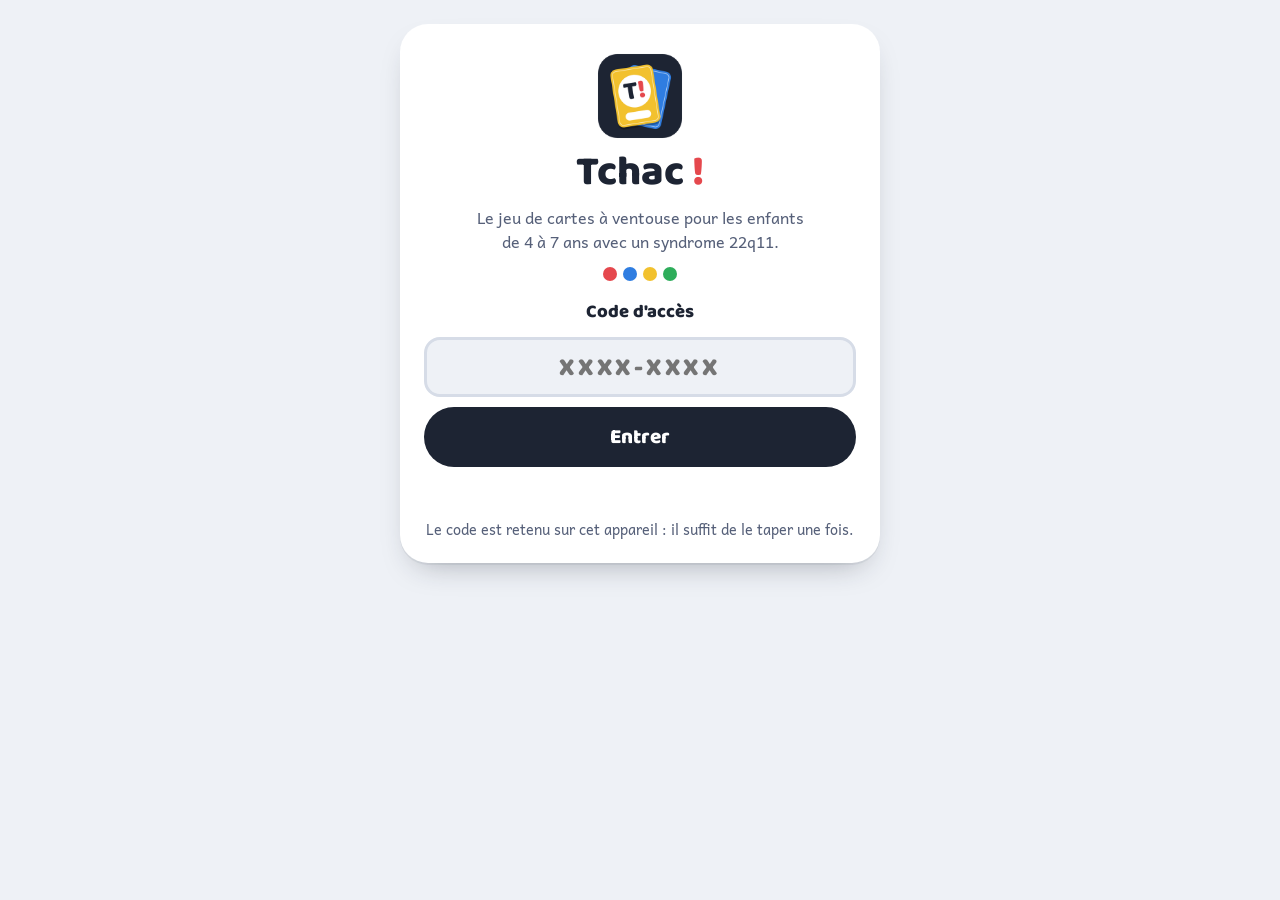
<file: docs/index.html>
<!doctype html>
<html lang="fr">
<head>
<meta charset="utf-8">
<meta name="viewport" content="width=device-width,initial-scale=1,viewport-fit=cover">
<title>Tchac !</title>
<meta name="description" content="Tchac ! : le jeu de cartes à ventouse pour les enfants avec un syndrome 22q11. Il faut le code d'accès donné aux familles.">
<link rel="icon" href="icon.png">
<link rel="stylesheet" href="fonts/fonts.css">
<style>
:root {
  --bg: #EEF1F6; --surface: #FFFFFF; --ink: #1D2433; --soft: #566079; --line: #D6DCE7;
  --accent: #1D2433; --on-accent: #FFFFFF; --good: #23955A; --err: #B4232D; --err-bg: #FDE4E6;
  --rouge: #E5484D; --bleu: #2F7DE1; --jaune: #F2C12E; --vert: #2EAD5B;
  --shadow: 0 2px 0 rgba(29, 36, 51, .06), 0 14px 32px -16px rgba(29, 36, 51, .4);
  --f-title: "Baloo 2", "Trebuchet MS", system-ui, sans-serif;
  --f-text: "Andika", "Verdana", system-ui, sans-serif;
  --f-emo: "Noto Color Emoji", "Segoe UI Emoji", "Apple Color Emoji", sans-serif;
  color-scheme: light;
}
@media (prefers-color-scheme: dark) {
  :root { --bg: #10141C; --surface: #1A202B; --ink: #EEF1F7; --soft: #A3ADC2; --line: #2A3344; --accent: #F2C12E; --on-accent: #1D2433;
    --good: #35B36F; --err: #FF9AA2; --err-bg: #3D1C22; --shadow: 0 2px 0 rgba(0, 0, 0, .3), 0 14px 32px -16px rgba(0, 0, 0, .8); color-scheme: dark; }
}
* { box-sizing: border-box; }
[hidden] { display: none !important; }
html, body { min-height: 100%; }
body { margin: 0; background: var(--bg); color: var(--ink); font-family: var(--f-text); font-size: 16px; line-height: 1.5;
  padding: max(24px, env(safe-area-inset-top, 0px)) max(16px, env(safe-area-inset-right, 0px)) max(24px, env(safe-area-inset-bottom, 0px)) max(16px, env(safe-area-inset-left, 0px));
  display: grid; place-items: center; }
.emo { font-family: var(--f-emo); font-style: normal; line-height: 1; }
.card { width: min(100%, 480px); background: var(--surface); border-radius: 28px; box-shadow: var(--shadow); padding: 28px 24px 22px; display: flex; flex-direction: column; align-items: center; gap: 14px; text-align: center; }
.logo-img { width: 88px; height: 88px; }
h1 { font-family: var(--f-title); font-weight: 800; font-size: 2.6rem; line-height: .9; margin: 0; }
h1 b { color: var(--rouge); }
.intro { margin: 0; color: var(--soft); text-wrap: balance; }
.dots { display: flex; gap: 6px; }
.dots i { width: 14px; height: 14px; border-radius: 50%; display: block; }
form { width: 100%; display: flex; flex-direction: column; gap: 10px; margin-top: 4px; }
label { font-family: var(--f-title); font-weight: 700; font-size: 1.15rem; }
input { width: 100%; min-height: 60px; border-radius: 16px; border: 3px solid var(--line); background: var(--bg); color: var(--ink);
  font-family: var(--f-title); font-weight: 700; font-size: 1.6rem; letter-spacing: .14em; text-align: center; text-transform: uppercase; padding: 0 12px; }
input:focus { outline: none; border-color: var(--bleu); }
button, .btn { min-height: 60px; border-radius: 999px; border: 0; background: var(--accent); color: var(--on-accent); font-family: var(--f-title); font-weight: 800; font-size: 1.3rem; cursor: pointer; }
button:disabled { opacity: .6; cursor: default; }
button:focus-visible, a:focus-visible { outline: 3px solid var(--bleu); outline-offset: 3px; }
.msg { min-height: 1.5em; margin: 0; font-weight: 700; }
.msg.err { color: var(--err); background: var(--err-bg); border-radius: 12px; padding: 8px 12px; }
.small { margin: 0; font-size: .9rem; color: var(--soft); }
.menu { width: 100%; display: grid; gap: 10px; }
.choix { display: grid; grid-template-columns: auto 1fr; align-items: center; gap: 4px 14px; text-align: left; min-height: 76px; padding: 12px 18px; border-radius: 20px;
  border: 2px solid var(--line); background: var(--bg); color: var(--ink); font-family: var(--f-text); font-weight: 400; font-size: 1rem; }
.choix .emo { grid-row: 1 / 3; font-size: 2rem; }
.choix b { font-family: var(--f-title); font-weight: 800; font-size: 1.2rem; line-height: 1.1; }
.choix span.s { color: var(--soft); font-size: .9rem; line-height: 1.3; }
.choix.principal { background: var(--accent); color: var(--on-accent); border-color: var(--accent); }
.choix.principal span.s { color: inherit; opacity: .85; }
.pc { width: 100%; text-align: left; background: var(--bg); border: 2px dashed var(--line); border-radius: 20px; padding: 12px 18px; font-size: .95rem; }
.pc b { font-family: var(--f-title); }
.pc a { color: inherit; font-weight: 700; }
.oublier { background: none; color: var(--soft); min-height: 40px; font-family: var(--f-text); font-weight: 400; font-size: .9rem; text-decoration: underline; }
</style>
</head>
<body>
<div class="card">
  <img class="logo-img" src="icon.png" alt="">
  <h1>Tchac<b>&nbsp;!</b></h1>
  <p class="intro">Le jeu de cartes à ventouse pour les enfants de 4 à 7 ans avec un syndrome 22q11.</p>
  <div class="dots" aria-hidden="true"><i style="background:var(--rouge)"></i><i style="background:var(--bleu)"></i><i style="background:var(--jaune)"></i><i style="background:var(--vert)"></i></div>

  <form id="f" autocomplete="off">
    <label for="code">Code d'accès</label>
    <input id="code" name="code" type="text" inputmode="text" autocapitalize="characters" autocorrect="off" spellcheck="false" placeholder="XXXX-XXXX" maxlength="20" required>
    <button id="go" type="submit">Entrer</button>
  </form>

  <div class="menu" id="menu" hidden>
    <button class="choix principal" type="button" data-choix="jouer"><span class="emo" aria-hidden="true">📣</span><b>Jouer ici</b><span class="s">La voix dit les consignes, dans ce navigateur.</span></button>
    <button class="choix" type="button" data-choix="apk"><span class="emo" aria-hidden="true">📱</span><b>Appli Android</b><span class="s">XDKTchac.apk, à ouvrir sur le téléphone ou la tablette.</span></button>
    <button class="choix" type="button" data-choix="pdf"><span class="emo" aria-hidden="true">🖨️</span><b>Cartes à imprimer</b><span class="s">Le PDF de 12 pages : règles, consignes et 72 cartes.</span></button>
    <div class="pc"><b>💻 Sur PC (Windows)</b> : installe <a href="https://github.com/XDTEAMDev/XDK-Hub-releases/releases/latest" target="_blank" rel="noopener">XDK Hub</a>, va dans « Jeux pour enfants » et tape le même code.</div>
  </div>

  <p class="msg" id="msg" role="status" aria-live="polite"></p>
  <p class="small" id="note">Le code est retenu sur cet appareil : il suffit de le taper une fois.</p>
  <button class="oublier" id="oublier" type="button" hidden>Oublier le code sur cet appareil</button>
</div>
<script id="donnees" type="application/json">{"v":1,"tours":250000,"sel":"F2uJoI+p7Khtnf15S7QJAA==","cles":[{"iv":"n5m2N9JhHmpMdaL6","c":"JfrS8O/7qSWVPYDDwdNcViBYNsdwyoJlgVJyJ8HhbAF3St1IBXiKvf6c69LuqRMG"}],"appli":"UCmOcZW3VvM0HZayXR3ar0mMrDSiQH3h/oPVry9s6avGRkVER1DGpXHZo+L4pH4uVNcMmXO34Z1iIXzzg2nXjcockzeS+zZZIVT8W3Nbwr8OHS9P8UZ3e1zquJRBCowztHy86K21yI9apEWQpHOLndHWrQE9vZ+7oFjUa8EsB0asUIpLuVoVY8ENb1F8L0UGKsME5eTY95UlE3mW/[base64]/F0nwTBKP+grk7Fk1e0kFbaHJqyFFN4E81gGD7tvXLTYlEalYCixTOxuxom93p8SFf3tQroyUOEbZzfUdTug7TnST1kpIimKV3pse4Mis8s89wbxppfHJQs3XTR3arXZ/ed5G4BXSqm5k5y0jdgm/BtWYg9aYj5IrHRmThaUh8PIWtCw6tyO1ySZU47yYnQgcmZ50zTu356CX/Sj9aAEKSazwjCPMTYV0sRl/m4Gv6BYWUPcNjYE6atL7o9LYTGgUpj7ENY8t1H2wPeKLgCmsn4Qr15no5Uts/0Pu7I5FihM5TsrJKiGNOMLhiQBlVCNBoOpEfvjC7f3w/ZM8VcUMLD/NDSwvsGXIPfW9QYIwAch5wnkQO7h3UlcFbS7G3Nld+Aa7bcw59cz7xYeF/D09d90jPjFGgjk+rOUPVn0CMDqjNcpYxD2T8F/Tejd1z5UewcImzUoyjCW0XSuBKvVi/0Eqj1yDatHhGnZUj7eD6oYowaVwHtQNW62QQaQe2cuJWOxZgF4TUkkzZSR5BsPrrZdgDs/[base64]/H9G1WKTaDpbO9oWuFpjWb8U4TnU25XGcpl4qguIL+rnIZi9A0o1vS3uqF4znGMmZkO6Vo9ObLQYqxXFu6yRg2PFMFV1gSRiSZfoFa4/3h9M34j2MsEAJx3YN9E1+Dv/KlFWLCQYjjPiWT/8V9woKXIEeGW1JJviP2CjlFU51i3l4H1eZLZYWco4+v85AeZ+A8tNn78u7hLENIoHATu0K1I+HaWz1zGCJx+7rmYlD19KY5QWqa7abDaiEM/GZXGNWnKPkrbmm9p1DBTjCAjeo98BAqDRdYPvpyvRIpJ8LbUG8PykurW2/RKKhoPA2q0QVAPLoRf0CCmM6DZYCPs8TqV7u8dEWXuD0fa5wImjx8pVjq9FW6vetTbAArd3yB/LiS7ZTowGLxx64JBy4TpDLhJ6ny8sIuhEFR8XTHKzQchCydX3NCNi+aOni5TPnurPu4Evm4vaORtiZqmuPT3p4Fzigne3yMsFmgsf5Fgl7AofA31Yw3Vfs+9QR0QSmuY16+7p2obqpaYOGNENcn///YCZ7J2Tv/xgDnBKd0KaiF6MDUS2J4dhDzKNK2lOATmCMtfLNFSaaZ6D0o684LACO0/UzjeKuOhXtcnnLmxL2lFaoW5MPJYipm6daYmYEPqtVOJu/BHBFH97SXBmb31rbkSKVEekK3GcjmnXzXfoex6oXwlJS/0vDDtdT691prUY5AuQXeEAD0cmR7NP7dTFSQA98JZcHKP13kQQ9DlYILXy9Fsg1fy6kL1BT70pFwNPwQOJKkMYoQg7KbVIYjP2TxvrfkxMYYSuyT8FECM4CyZyPeFGgor7cuge/ugnR8S76HW4ohxTHQq7KoiROB1/0Ou3X97bQ0GcDzEo/fWTog/d7k73nuoWVY+nicTuGE+ubs9tD1u8UVBDi/5k61JUn6AZXP29McV/4rjpTlt5+EiinvGZAsfYwqPghP1sVEKAU7/2nfKCrJIhvb2ke+8Va0KMhuHO1sebeV8bEG+j9/rS+jA9rMlPQ0xnLbEtC4sPlHA11rTbm+11qCRAU8XB9ygoszbmUwqyOKruJylXskOTmjKULJj+6/9Ixp2POpIea0Dxry9BLAedBaPFtpCueTgHSpozppMPQbsSzROANgA0+N6N4h3Mi8SefzSF/wyHFCFaSaRpzFt2VBXPU8393Rjs+UmLdZDNLauBndbtoc4PlYX3ZQzH1DwiZny1UgHOdBFIT4lcGFIoW5wD1vMh2xWXoLCKmVwS5jBUYKK5HvW3YzMvRh/XtiJKJC3P1yJeWWPNHnO0ShbNkOb4elwZxnGQ53F/PfJY9Ag5gcrSg+uGzd9hlNr8jb5WMAzRTsQpF4nE5sOt9oXsg8N4Je5rjc5e+MYSVk5p+NwLP9RsqKJr2o5gGKlfNvWIvtq4qa7loz9Jyg4NxWH20Rp1PCU8AEBmzxr5GsMU//SM3X1dbY9qJoCazezFBidrXumLcXgQDIIPBJvEuNwXDW5LdJB8utrmSsO8VpHHlFZbpaq1+e+cJwim02+CjtyvElRB/+mN8ofYJzGwbHJE6xgOpCm5aw5iWPeuA3Rb8KZaAuDqVoRN7JoeO+DqEujUiTYQRaeRQwJV8sB70/kZR2SXwwfgMLXvuuta2uC1sRac5+/xL4xF8KmdBeaXkqAJSZfz5CS8yB3/Dyc+Kz6/WCY2nfhnJPhwPcSZ0ZqqyeZ9yPdszeqL+xDtc6wesi8DV6PJr0jrGHnQ4u6+eY+tkCxVJ4d+Lbg9DUefMz79kSSNdoIqJmySOC/ITXQFegR5nOc0KArWz1LxWsWwI0XqL7/kUs9Y+5eJZmf6fEbutE5lyIyratYkaCNbNQqxEr8nKygJqJjcvtdF5sIIPvTyKdLPNtxYQZ6d+o/ceJxojPCkttjRfFtZ0oEoWsJic7hX6ttQBe/J2TM21DFJEFxLkGTzKr6xwvjWQPsk1F1raeZTE35ldDL99Hb060t11Z3xwlXIM/CmqIiuZi5hUfiOiVMcyJGOIEmddZdfAykx8fRdeNi+Hzazn/NSE7zi4hmtpCERX/+HKq3mEJBFVLkaMeBezbaoIcjdku87ljqpjMI6ts8xgvOIAs9yrsuNOSZ82wUyjwLTVNhT351G1JMVgrnUiGn62GpxD5JIMlruRhxTVhkp70OOlbGbVxrqMTIVoNg6T5D/o+vPW0uW0vCF5YNZ0E0g21mHzmF7ivpMXLT5NPuf0Cr8HqLfeA95a4JTds2/O3fMEBmc8lX1mz9y45cAhCZedwq++oxvz1yVXcLpvJyhquVM1Pcx7jMkdhPO9n+fpbf5JN9bEMoP8dDQ9pKBFK3LMsSmz+hbXQRAAO6sjsk+/I/edrep0vOKAQ+RirBetbep8vFP74qbKEcQkc/Rd4wr9norVYn7D0tWv8aZ187B7L01iv9ccb+H0gYoj050kFR9W8H+d4mTAlQMbuC4i06DT2EcUvrVDPdu/sEJhBJy0DHdpj1Ns1yz6vtXgphewKHBrXwoe2xLLO1WyhnAOaBEXimmExk7bNcYaLjpXW6K8PCpK0smIBnC2P61BhZ6pX6j7Y3JD2mKxPeRoTzU1eXJ6g8ZxM0H+5A4xfaeOVwFgMtL3pi6WUxEPMa+1MTHYlHoAGf4GLaGqZklkl9wx/3dQxikmFdonDLsq0/H1cKVmJQ128Wyjn/wL/8g1kagPfnOBgUFWvoQmnyaVIVOWv+o7yXTdmmgsYEbJazx2B8+skqYKEBd1jQtFF/l0HPW8hAo0OtabQWo9sqbGu1UR49uqlkGydOnqkEFEvDDzI3s1lbvaHI0zx7NP8Sk9aqNOIgXduI2XKwVMnwFTfr0Rks3FJUWiuHPcrCpzBvD2SYwCZYT5PRuwT9SqVfgnj/zlaKlxG5OG94gGjPQuJyGzWB2DB8o8zHIcmSmD8Wo+i+D35fxz11rCc3Bn36AOdNSJsXfN3EL/P0NJpzJCtUZRyTqUPLW6aq7X9XEk1d9rhNy71Bkb4ce+yCquS5efnVtrCS8MAaexj0DaAEy4bga67cyDTtteYmhTGjM2WUzLKeXy/8DjNoQ2J+FVH4+45V5Yv2tAL8vG0PWZhd48p06xoU6W7S/8GzPqMGPIwk3GcB1CaiRoq4KWas40D+MT/AtmL9MMjgKpguiysPQMpHBSy6HlpXTEh3w75+sQJOaOpLNylmWUFSxzq9GZ4KBZYWI0GguQkb/L/Pe9ZRw0/Dgd3WYqoTuQEr5yikLA74twA4v3mFHUDv/Har3IjRVdLN91sQMBGBFicIpyvxSGR2Sg42ZZz0evvuHp2MG5VfcUeWSWaiziB7Lpz3n8rqWUIu8G1BILqMmDHizPfDcCfAcUU7/TH4E0bYXJXy5Qs0YMFp77ko0mHuunyRWUMO6/2WimR+nNneK1UEHbYaabxehQlaNa9Wjrypm9IjbEhR2qLDShW9S/3x/s83S9m4avfcSHym2/rDZtuGLMkKTSZgz59iBJk52+P0BExelbwwVoIz/90EEZeWcXnN2PdVTuUwWKIKd1bE5UiqtPbF6Ep6M/mT021muJpkw90A4ZLnN8OY/1WIkLnINtgQfskH0OfotfOHLr+GN0Hh69ZuUQOEzcAvvHg9qCnTxr7bSJnwF/GbrCJr/JzLC2i76HREaZ5pBAF6WZtKPcus3mCrDbKFIHSATHrTWvOQPTy9BTQHIGVga+r/H36MZq/BDcBhyABnyZXcJPce9p9yVcIyJBuqzM8bnxVbZVOLM48wwI5bu+KurEnUf5IhHvoEi11lygTX5vIfFKWtbByuHkygdSqueusgy5rzUKWVDe8erzXqZJVfJBEDWc/OIHmgiJ0xXXIx7rneYfVZOo+QuakFoYP90LdeQEF2qnBj1umfDmVPyahJt0sPQTFRSGrYVF+acYP0Vz2gaTcZ3UAFzGkODO6gvKllFkXScyZ8AHMkvNR6iU2HFj29v85WIAXIbi8fcyjFg298nrMoxdYheQcVOUZIGwumjNdKaDQvdbnvAEX2r/GdMEfO2+3ET2iE6YHZAKTEZ4Zpq8NlNlIVwH7PP/N3MZX7dH/dg1czv63A7RDlQeTxb007WDZsKXydnrV09cnb+PQlIB8TuDDTDf6eSI1IoGgIFfpBl7dvTV1RAfs82zpp+FSyHv1VUtbe91TNjIA3JfIxmHD59O4zz2PDIOicoiVk3mKbxvKsUDKOdDteN/n3V32eR6jD8asHztj/WwaO+Rw8i+wwUnznze2Are/L1PZztg3c1UUX47JRHToKqnwhumSgmt1dpuxnqRRCOIhZ2JX+DLz/lnBkzNQ5hcGexn2YI3VeDbUi5eWsvextrImYq9HkurjohcKHSddtwKr3mIABQMfTF7sXDNC03bJoe09LXfLdUus4/PRFuCk3ipsGUuyndnzJv8CrTEy+HRe0v97mK107LtXgVLtCMxvgqtoap9HL42gwwXmXxKDDWYan4kYzgdsrdEamfrsAfknzYebdL1iJT9HXdYTt5dF78GrGcqeX1VxvxNIhPliacOYgOOA/cpqQnnx7RVBaIlukbQkZkRn2NuAU3OEQE/aN33MOvsNVMPoNruguLjkNme7GiKh33iI2CUYTvkLR1ZbwDaDAWgvGyW35xkvRP6rkNja0OgGVH/CuhyP7jvrk+VTp8BoG2+V6siDNR+Ih7LhQV3HmuG1FNWNV0NBMAYz+zHUDS7N4rBwXULERIDZPKCXmvPpelOeLT/+mrYXvHHNg8Rb8KIFkPnNzuft8MMWFzQIAdXYni1UdNbN7H+ueEfcvjpnx2F+4kosK4mJC/7gIcvBl1lEcKnROM4ZRXzU2OQDoTfeGRNw2o9NvNs3ooVa7WeuAheHWWCODBwdOKW3I+mhk96/eGhpS9yDhn+xYGYg91jXIFZKoytuQJKUvzkfh2eRACZsRVFT7/gbm1nIwsB1cQWDH3HA2F3pjZiuNDVSQQeZv4QMyj+3vOX0bLJd0c6qmn8zEUMc7Q9FbNQtBddVUAPd7I4F8a6MiZQur54O+xBowU/tAybcANzwt7CjItrNQunMWBjdCbyskZeaepmB/fQEep2KelXLTdG1oaVHMb3gd8ERvHG8ntRx11W4kxc/0zgXt7aTh12dez4m98usY65Y8Tu3+YmSemI9P9BYEI58s+WypkqeTpf06RWwHrQ3MrbV995LSqnwZoOxtK0o8tVCgxMY9mvSdwNZeMTrNva4kis9u+c6U06Bgcq+PNvRGSEY/MM+G+qqAWCrvNigqUoZYaYI4TsmdaOE2tDUNtXIPy8v/a5UXd2UoMByteXu2iVfuK5W9J40FZLp4BgFqeHPJHv73RVoAeltHOSTY2TxWWISDsPz+zbbf3xplJVGG1CAVSfQUyrp9Ch9/ZUqQwm4KMwzNmTxpWSmRQDU6v3Dq8thYidxYcRJzK1x+iXhKfQGO9I+xz7QfDisgbF/rD4//tSZAv6raUQmCQXH9ulKZ82yqhZAN7djmPBrLXYVPiu8JxdZEglBV8IwEdwqZTt5iQQ9XeiWEERoJD9Q5R2ooSd053D3eRQM8cnsGaMXB5IEWac/hcj6u0tsOXa5Bef/z45RTac+41kGzo+GjXuvUgyO2chUKetNdSjdL/6c12/FBR43ERkffqFoNzIAnpCVqrWsXC2kV6uBY2P9vHxM2AbL/zSbY74b9QpFHFuE353KiwK5KBdy4hPRpzkV3o2t4Whq4CyTtWWXJ18YS5aZO2LsjYg484dFU/Ddfhm3h7ugr0kJm3r92PEq4dsUZanJeVxvDLCYHEQjj6UvJCIehvAu/F9vSyH2v/vZyF3P0lniAuiiaTOmWqmIhDyIUimjhn/28m2xs71TjwNjCvLi2liICT/2966eStc16URPlOezx3z+2NS2FmXRsBtz219DbkSIRM1ce+TyVjbiOLUtgSEOAVBrOhOCSI6bsaqqqgkm6IosfAPLRKZA2B75DvCab3tRxV+323pcxp1LRJyRoneEX1t4f81rYjV/XKfUdMNAeERAFz7wh6qNDsimQFL2I61m9RuEP+vbJUM/+aM166lRojs6glT/Db2yVNYW01i4IyzPvEudAPAbzE3lfiI25Js1tJu+ZC8QEa4mY365khFe2RPoq2ggq6qBNRcCIRdA7EhfCT6qT+kxudjUVB70neWJ4PwSkNheYU1DuwxO8zrjKFqPQtex0fK9PsEtcBxkw7Xj2sOhqf0f81EdHNZ8XUJe5ZrRo7dt2/tkx86G09+d920V0pbV11f0I1T8fcYWLvnYZc6ZnBSBuXaAxrh5hFa7p7uAXuij1RTX7O0xmpd+nxLYaGkT1IX/[base64]/1bSj+W/Mz8DdxzGiI7XFICZSbFNC/2pt88wHviqFb0zUVbUpAbyjgqU/OReJl93d9afqmiCbIUqdMA1F541s7jOEKMluROalEgiNaikget54nYza4DIgunzRhaQu1dH2QaRpD1cl3rIOrzU+rk7x1A0HEU7HvLadCZEK0NpG3YOm5jIzuqgd9i/u6HdiUuic2WGwfNB2WtoPJLtPDHHySee81DA4qW5YSlOoLRyOjYE3i58i4D2jN6G/eZOv7bR967tNM5Wf0mnbdhrQtCWi2WoYRbQQ4nRkTktnl92YyKCDSlYyjYaeVoXC9gi3REtZXfbgqTnvoZG7TEksbnIY9BgGZ38bGwqHBmIK8meeQ5qsWvVKZtqrkE+ke6S06V0MuxNajpJo4AP9fHtbDADZDxKfWlRv+DqrJd7EBxiBJD6rc/iJ2fS764+NTHCYFxeofmRSUsdcZAQdIPUyU6DCDB00jzQG95qfgRMM6jOHhwWFdWPGP3vxR9S96zHehsufQurOUDb8drXI9LJgaYXhmH8QyVe33+ISxzsG7B+g728tKYNLEgKbjCYNKd8ekJExgjGHf7SzrzHvJIm8UG/OHViRQbCFcq9wRbQf9j/dYnuBkofgHsw6whbzCBMKl7B+4vaCf6rOQFHG50273Fh+JDG+tqW45XTOeb9KpDbDDzGrrVJPfyJAEiEGpzJ5KItMapaycLEdZ/[base64]/kRZehw7h7YOgcDVCMhFH3nddSKd+/wldHUUOiA6s+TOLV0p/wvdEhZXlbn8fY5U6shZJOlemnmNSdpKZUwBdvD4hGt7XhnC9qd8IHPy0pCj7YUsSuApEYCxSP/g6iSBgPHGOlGhfGQZNhao4u/fIleTUA1o4n85N1hpnSkZPwsPGdoUulEwF0RTPjRv6DPENKKIVcwq4D9MljNXXVaVNd2N9FNago/Bqayd3HZ2mLGvkpNMgtHBubINGZnis0wcqcWo1Fr8RdC4GfIWWT2c8bW405yxxtK9M/4xRvKpIRG1tAbrmw07kBgezAwXD0E8E8tUUPqvf9BcFXeKubNAarBrMz3oaRNwm1luOBJHS5soqHg1IECJR4WDSQAuyctQguaO1zAam36Oik//6KvJXq8/W1B3ehdO+XSfYhxAKckW6Gcx0wUVA+VTl5T+r9VxG5+UhjP/E7Y594S/e07RdcTdo7ky0h4TwQu8VfJHecNe23aKpL9q1z8y+AQgVXdIvFYCeojHX/jaow8p0Xh3y89312I1Pg1vS0XW88UPHcMGY0vBvOmQ7ZwJJ3yxchhzr0hBVAicUmW7x1kZdInnYAqCkpTkILKQ1/Zn4OoqRhTL5e3piF/7UD/LY8VIq4r8oZ5gSwhcFmH9OXTXZn+ZM/KmQOm8EtN4g6PtVhjyuou2YgHrDKhfQgTak6Hp60V6zQsHkP4IFEc3sUtx3ujzZt086MpXeK21gocO/USDUy1w9dQQQwgjQjsyfu1CozsNJETdqvGaNz4H6wDcoFBkZXW7BfoPDYdfdqcTr8DcBDToInX/vWip1wErjFdKUHblTCoc+OObNqRCzE+BxbAFaxrk9mn2pQUCguJ7RnuOEKoLf1tgBDCChvQPvSeQBF0FyxeUFVqyYesJMAyxwydYxR1DSHOVscGzq71pW6jQzXnhradePBqIjvXsJw5Rmocoe5n3+NydnoBE1+8mo7GfKmfga1Rq33pyP/wOuyj3BdVzgS490P2jAYqmIxxUZ24WNSDMLXO/1W9HvAgF16H7odjHVFddRdFPb0p3Pxs7XfULV8rKO4pDU/kxZvHCoieyQBz5lrtftbUzK1hZUfNPnTPsPV5UsUAZpSPIFbSE9DYBFwXJXhcc4nYCESn5UOB6ttMwA0JNDmXDmGjlQGdaf0EsCH/0fg5Fx0YoU+iRJBOUOHsqSGaAnsYEfSKYPxbArPBmWMQvEU33bEmajR9kWSPIBU3+wfRpGkxuQIHPaPkaOoRa5jJpTeYziG+3FLqHV6M2cQ8FM0mcaJHT3uutclb8X1rE/8/pY6o/CyzLmVfVesDX9CYZ1Ulx/ROU0Dd7RpdUpFpyWZXqPcSkYvMneMj2wT6N2vTbHIpVl6QDOSZIikjO4LVxghk5+Gzge3EJPyAQGsx+FAd6Y4iI97wp19SzjLnOMW7M31YlwRaM1pExyctTQcJ0cfQJ0c41Fx+YEk5/l0cAcQ6SABSeLUuO/KehpLTO9kvhjyAgJpVIx5qW0H1bE43Yj97pzhNR/7QBn2R27pklY3DGfylvt10Gw/6aC+pzWkbdCNPrBWD11d3+N6gMu+Y9Doe5pam4TsgNbflrFBJX7SSKaUuiVw92UPNe3N+C7vgD9JS+wSR/8Ym3HLbwECS/BWZtEPSUemDeuNkTA9aghZiMIwDPDBwzRPu8uNP/ybWAe9M5wWUPR+zQy0GtAE34v3lmmkk50QdeemEHcJm5fxADCgrF8OW0fhRT9ylzCXJnDzmtRgdwxlIbyP3FlszA1TQzJXOlYVtNUNREYyOPOWANXA8PKx182q+WzrmNy7Be+kAIsbpHqtTGMzxKtMhaujcDUqoGCK+qPcp2sNNyA/pk/iFkuD40SaWCr/h0aXS4AeEVIuULMPLnk5kg040woT3J4sNlhpgXGfHy8dYJTqf4Mhf3PzIEdblnmAcibpaTpgYi71Ke5Pe/W7F72XbZ+7CiR2773SEMVXJ8qh2MiLnAP0bX9yE/K8LhY9Fj9LruVJ8Sv5QSrmUjH3XGzjCAIh6SSEonCxXQrAAIZGrFqLlGenTfjjjV+SyQwJKunedW8rq3Zuzpqq0TPvMlLBrIJKD5I5rxASHSB7IxHEEEKU3x/cNlosDtiaXaRaLXTdYUFEmOVW8IYkX/dJnI3R7QgjrDddiVgOsbTt9mCQ/jyiA3dBX9MN3JdUZAzsryXo3DkvbgO/X+RlVuwYRhbUuprJYckmxKmCYczKGoqkYWXc/fdH0IftDrG/V23sfCnNoewVFiJ6BKny1E6+8acmB+VY41zQ/1+47ChBfuqfMBrCX3eehhmMc4h/HwGxicorXabjk8Kos1y4ulOktYJGphX+uLqAhZx+xQ0rFGmztw/NZ4GBW5D/Rm3fcnERUnpdogZ4DnEpXVjEcyENgEZ8ZUlg5+jhFeThPrNrhf8X0AzXcLxhyfoQykSq+Oxam8bkTvbM3swAjIMaUY2VBLiCDA6Dx/JBigq9b6FC3X1LW9JKqwh95gfI8Onc9mAdiuJugctmEF5JgxG6T8DMBIloOWJB5nKIoWsoVweD9vrdzPV2XbE8Ftb2nTYz6Axa4AmbVz/YynIOkwi4ImqfUdMcNjIFIVIOQ3STVT7uUQZjhd91P83R74g3rPVSxFIUqYHDe0GR8OhUatC0yw2i9FCcdzzcYqgWHK2TvbMSrQev1kV5+J7PJ2+Wv0hlbRArrBdFBRwajhtMCLEal1E4gaAxcjwrgxrW69xySyNErWGPT6Uw+iJaCC81VNNL1bN75EzeAYy4Vhc+/Wq2RznBnhGYKPrY8fnQLlTgAIu0K2QkpF1yKegpYMZy8cSHRVzDnDDxhXtlST3TA8RAaBuIrLAYAbqUgT3kIWGd5JmO94hh2apMLlrECuaiPoYVFe+bP1W5gE1dvNS03hqBPFf/Tw/5zJUMRg4P+EymkjqHyaQwX74DzKCRgKvDGMe/8flwwYXjrWHfnzeV9Dp/sGrff1aTj9LR6TBIP34Ao7IztCvh/JcMJ1IS9e+mCF+MwuDNPQie6auSwSYn+khYQkNAnPQ0vazOVUidV6ScUAy5FSESXP8y1NMEToDxgCXP5yPUbSVi0Psh0S1z1nauk/WtR5DB0Gwua9qAMynuN8D85ANFJ+WvoyFW/WX+zXtFvH36fW19Owxg8NIfejTXaVAk2G0kLzihUD40KY8yukPMGtSpynpwzv3PgAgOiwkm1YFHWv+EJ6asKSWIWe/nfCTSb5tXXtEnQq2bA4s1Eqgpjd6L3n952NlavHUubhYO0yUIklJUvhYxgdL+BW3oZtRN8N0gsMvSvAcfv5EwBhJFDis5zn2kHCvk3Y9rMiJQDk9uIqIWuRzM6kBFayrQXR74ob8cglzznt503BTmmuMFI+QvPbenOWcvJG2UG/Q2UKsQUpVZGrCe+E8FTjX69/5GON9p13JOodtEWqqY9rNxKZUupMJlujdFDDb1L31WAJ6luDIOKXeMBInFtG76LqMwGoKSNbXg8uzwuYE9ojvcJl0emLhQk5hU+QRUu0J66ERMmlYCJi2mxyRcL678DoIEacVd0EQXy2qrsbDHbsh03KjVTgvxx+3fzjLPqilzABsmCD5n4TjAqkoFjpcEW5/abNJd7nCV7ZA4IZd0PYt/p3P5JdvqkhDJTYftww4dW41C2tWI8YbMfU/iNG7jGce0KPfHKpkkQI2E/uTaDy1O0gmTmrq7FvW0hD8DWUCW7BCmpIP9ArptRT5iyqqD0GUiH43GTbWCxKJ2FT7UBX1ZVKAndyVMB1eErpdUE09DSm6sZE2d0djvMSerx/y/z06sQYnPpy6oKuapFmKy+WohK+jhfFB3MBzWZONRHjgE/VcUYyvFHLw3oU5WRGRLybIk9UFZuB5jzpdTNYWAxED8jzI2J8GBvlQj9MbiJHxHaDIeYZxyjGISgtco4IH0B9ZrYziVrU3CZgJsGJLVc5bNLr5dEXBaveRI0w7HMhvIWMuEBM8bhQPr5Dp44LQ1NhuiCLMDmdQXfq2oL/WR3HGVwTtdADGHor9SyMUkb675UE9v3QcH08huOMqMVyWYHadNW9COsHAS5D1KcAY0HTTvxhbfgIeG1kbJjFNSL4TV+e2YIJA+UQcaYcy36+6KXCcfY1jMNpUs+CfNb6N/c00UBKMg/yUnpHJ3YRIX08dTl19B2IVSUUQ1BMDN6tTQdmpvHPEiWUhWJTxfgFJsaPAI/yf0Dg4aAeX9HcbxXCzyWIEwaQYLMfObzO0pDlra5VTyQendGfsF/G1DfDJhfdAKTJ8MdnOniqt53+osemtfXBzF5FP/jRRdg1PjpGodcd7z4TYgQq/B/EFEycxPYAFlCMdOMXiFnc1Ze5TyoFqv/t7klp56Plif9BLGfM92MWBDaVFBhGMw2FepLa8tiCDTYUp/mpx8eZ1QWcqLLkI2yUX+roHnHulAz8iKIZtXYIdQl6Mp7MV/yk33hY/2R+ego4OnVSZsTnswD4fnucx7VyGySDxYO0GsWJfydmxlaZI/ufjd0XQMAzytOj3db59cooSmofoVUudHhDNnTNdsaA/MuddSr7McxRT4iVbkYthsntMRo0gwkm1nBD7Jk8i0aTfb+LuUmFqQ3UIx/BD345F2gluk64zmUMgmR6J/wRz58zkeeypoL8t2dnvHxuEOiONDHy/Rfb8Y51MQa2HidV3khOJB1QfOOhHGhUZq5SXWFD8Pf1VQdHMorG8AX0w4/06P3peAtfina1FHUvBN/CCR2UImSciUcKd8N6Yq101RjeiMsGYuh8V2yII/j4dDaL185kd4zSQoSqQrIOpaVK9id9LZQzYvGAkYiJYuh0fhyyHztAE0cjUnsOHV/yPTecZqmSEvEH8E2z+BJWpydif4Lk+Dmk7k3SZ9kHdiGeV3BhLgeXzQGt5Coz3N9AvBaFh832uF+OYmarZU1S0lF1VMGJntNI8kUNHS/n3y+10C0OHody0Qjmj3uqn4FCjbwgjo1dZJ7A0fzJVjeHGmTlEHLgQo4UirerltG9jnK3uDy69PHOECKrfK0K/E//KCIDICkzIiazZGaKwjbdOMEJK3Zf7HmkA387XRPPOr6QTxUl/ywe+nxgY1Fw82tSXJFCVx+KAmche7agTOp/i43irUQnesEDT7WQWGFeLDD1pE2y7DGF0sqps2Wcy4snbpTOoqy0DlQfIcNoHBRidjfZzbo8XZWkmGG0OIFl8lu2flvUfJmKKckNyPe/[base64]/t2/qmZIVJ56ofHVQgXdePgCxxa8NE1/LFLbGSiNbFqX5UsZTinXPzy92H4fYnqGcmYGGEA90cHrchneMuvEYvnyZ96zeCufMJRVWYquvD0VxpY006TfMyQCJhengoCDLKGiRmToEPaAYZ8Zz4zqXdqYm0JEwlERovjci5WpVUWZJ4g2WqbEzJO5fE4ulE69FFuGyuersxMdV3OETlGGFioc/5lRaNURH+Cy81s4u4zudskzFWIJ3lEyOGqcrllU+4BZGabMy2h7noxlNaDC75ksaG8aM06yqJjjXKBw4hInx3gMxc8GDuIpsETN3DsAzqL7xhn6CkFqiwFigVYx7qYa0HAZYNCA4DbXDTcLxoPVVq+RO6Jw1/7gEJmc7bFTLfPFGZPMneCQWH7bK3LU9ZMA4YigT/vTenEONu4SP9m/uazUYI8gTzRAKqWpuNL+dmgfoApSn6EzsjimxG3UxSwSBVHXVA1ZNmpo7VEVVoSj6vyERTisL8gtu7ZGNnGb7TiEHpxs+0Ct32N2oDI85Eo24F1Wxhr8V5q3Yw0bPpSxgN1W/bwJCHHcnnNsfPYcxJ/8QNsZl/Al63J+Rrm8fQ1B7QRJAt5RI7G/B0wLEe677HQs8WN9xrCIaKKXkUiWj60BKVDJMJt4NiwLTRWMxar8zK/s/8jvXhNAfwth7RWYgEWNWwSN1I+0Y3pclfiZigRFaQDLx+aw75/Z+FO7EiKaof7T6fdeiIM6r98FPy+38aytpVUN9g4I+uj8WnG6ivSzP2P8Ba0Ic781mxVAoSZSIbAspIvP75b4JFkFl6GFrmnEYFmL1aLzzXS4VNLO/RRI+LVvlhyXa41oR0VG/m40kmYwBzfnJpK6/kXrzNoVa9Vh2xMYN2AsFc002MlY8kQxM2Pe6j1g2KJIiRBlzM9qkTYHXmOHNp1ZdOkCMnyIEaJ3/DfZvQwu8w5AVBkXgYHkVAnzv/iNxxmgtS8/CH8S9rM5RPhv/A0V5adFIWb63kkVWO8tHnG5UCWYTNWC2KGDBVvefzGJ8tILJay3fd7cs8QUy9EzWieGyKLQAtzbKWDUJ2A/NKapgq/Rym2KGMKpH7uYWsBiRhXt2Cf/4mqgoH1Wm9zzSvYQVnteYxN3XXPxyT53IoZuV8HNRBZH9EDzPl9bVMoos1J7YngQjMgCT7Zh6hxpQqH71kc1KbiiIys8/eZTizBwLb1RlUq3mCHI9whTOR0P5v+EbJW4VYG1qgXNzB5taMatfI4304/nX1qYrcO+9zBfwjQxNhBq/fr3MPIjQPBH8U4dVBIjRkjb1KYVAHsrYBkM9n0CT1C6KTfwLn5f0HTx8WyJlLZOm+N4LsNE+1cvSZysHB4bAyDF1YE2I+DPaw7HaTDFGf6JtD74EL1eIrSeb/7EIRvo9PRPOAeLzqVz/mofgtrPTZL2dLwhZKbnxqauhLloZ/52yBmINiwCh7jjCGBHNNuGtVEwPv79BYk/cxvyjdmnkVSr5bWtqjF1JtTBvEiujeBobY0G3Xduvd/BYvpWh9abhB41gFSeSugmnUyUj9pa4FIps3gX8aQIRdloTLHaqIVqp55pAqx4VLwpPsoQ0sjiDkm97lAPs6R0X9DRpf0OyZ940x9Do26utuOLQi7qCAVEi09ZzaO/X0kVrtWWWyNtvp6VIevIt0JMXwMGYg3OuMeNln6BDHwc/040qRBTGIK2OslTuO0nPkMwettu+pKxHG2i9XvgEWKBFc72jBn8J7VenHHz+yCPZgX2E3YUrYoRy28CjKBbi/xmezi6e2co5xCPjK3mJ6NcJnZ9LL1igq146tpMO9xVzK1camK7WRKfdrSFozisxPRn9iVMMMqHRwCg013u0jYN3qCVjBUOz/lEmdJK5/pdaFw5aCeoiEW4zNF3lSPf1hFY/1LSr4aiYKDt9lCmT3QKKizSikBP20LFuVNFiLlEmrg1YbIqUpwXXYLQEdepv52/S8ofYZxPAVbTtUCCOvYrPXNWb50W4sMoef7IZdGVuBxrmSqanreom8dC6/p87UerJ/UB/sYnBNiMzr0VUPzxuILljZonfvsMMIR76Y+IkXy4uKlajHf2I4FoCi4MYixgF1NxY60hjTTPT9WzNKBqgOZg1yULXDVdpkVQs4g9WirFu68A2u6XkaOute0N3PWAXVHS3iPOTtezCrZjZqSap6o5zUOk/[base64]/UalKNAPOaMh4wmzSTon6HLuC5LJ4KLLcxCl2MrKCbHPLHFlWph/8XpF4PsDcA8zFGPlE3EIITyRzDf0sQQI4+eAWhSOVvo/mhzud0X6RK0Kw7od2hHI+LDd8tIfl2viwzphPDKoZG7ulIMF3YK7AunUeUnOmpL9jPmszZdnjtab3Lixki2aVxBAtKvqvLsVg/XjZlHZyKTuveiborIUxUgLqCq/aoqL/MIcFoDw+HyRHae5sGd94ApE0JsqXfEFhIfwPo5pcyKxgRe5Fcr8aMYpd4MHoaxPLvy61srug+Q82e8bKQ7n2UUDnORsY0z4/26MjGjZwGOMxCLbZM2Si9ePHeQ/FEP+Wqingy4OwiMVppJbERzhak6FgIh+2ydIa9D5RUDsG5O1GZmeBCEWI/6qTgRAb2c3rEFfSfhpaRcY2Xr6wUYyIbDtzvwbj0+9pryXh1O2CgvmUaCBPIWc3huVNOwFt4DI5wXDVh7qt+Tik3OMw3L+yzR6ELCqiDh/8FzW6Slwjpg8zMSEiJVQGtdgq+xm0J3mLsDOKIIe0LSQJJXmSQItwWezUsuihGvfmuYMxhhc2H4Y8dcwnqae+RBSrJxojKbQLNzLkob515SXykDmdaNCwoFjyr5rgUr/YLQrFOr8/Z9OrNPDDjh4vc/7jNSMotPwZQVwb+CF5n82GBHDG8J+9kzqTi/miifGGO1mB3AQkAWw1Zt2piQ4iC/+xNBhfZbb1IhR06nD98TPfK7y4k4ND4fT4f/iq3N5nxHmFEahog8afwfgiueqHnfcFCVSfAC4goaPPd3bR/yH4JKRYeD3pz0ox7H7GBQ7cxTJYXM82HaKv+xtrVUiPI+1baWYcVJpsiKKS7cYLo9SpyklzXQsdbGJiVZ9/iwE+g46nD+Stw/Mv4R/ZB1SJNlRQt3ylxqmDLOfyNS7JH/+TiSauidFkC+HR6xL4qWBmz9aL+j2wqRDnPnxtUF9Nu2H7TE2Ja35Ji3toESxRkUjozJNWv7SQrBwxjM4ccwaWsXDZfINGFojxfCGK1NFK24OoWSPQuHmf7WBV2Se4bXjfmrktZkAQj0zcN7J58cOKPITXDrqyv9Zet6sTVLKq6u81ZM7Y45DEs+p4N9b6yad99WB/FHxQQRbzVnFScAqnBQhgKZ2arPGdxmMG6nL9TJUsNLfrk+WQvymq5cmwZC4y0wvoJADbNnEH1hzftze6PfWZd0JaKtWsqKRHLcXcGs3BKdUkrTlDaEN4DQfcA+YvUxouEfj/TFpUlNrYJlpjN6vwck64Wjk5r7zvOqR/K/XDTcuab+KEMFVHfhBl9uscuOEcvv8XjSCWC4A4BVrhOXcaR9bF+WsS7v4zb7v+/PUZGjsYcZzIIejwZMAQzBZpXvHQBEHLgLuuoRCc8LWl/DOCKXTXZz/L5IgSjF6Z8xdbMD6M6y8w657xyQsD5OcB/VsoR8tTGcru2LCLhmA0yLjchYDJIL9TC4Rrt3izAsNpe7KKQjVWtwVDRnAFvl7hGeFZkNG2u9DRltSezgNN2zRpMoJMb2sVap4fSetS6hfFprDjX5eiWTrw3+kgo1SaPWWbYVhu8C3HfBlXHi+mbQeFUPYWQHNfDMSglzdLJpYqj/qWu1AqBsjHhmbQ8uoYIak5WZHIca9SpHj60+1EOztrT3ZKk7sY/WWCiul9dZsZnlOubuaXPceFEnLCnYT1Y45O16UbSMDZDOic9ZS2aeNn0xg6z/w6iHacB3UrhH9dCe/WPyAUCKNI/0CmvKqmPuJ43qlXOb9LeLj5nJuBYeFbVdczbzkeFK54REqFuQLyUV5hfd4Prbgp0GZyjj7/m0b2bQ7NAQ/XTfZX1kHEdy7cs2Pr/7E5RE1C84HQ2S5jub1zV10yHYktzcaDs1nbHRSaIG22hIUcHmWYRoq5nJSekxEjZ3OP0lZvdgLQnsA1BI7Ffr4iAt0QPaTJ2aLKGSYifEOwaLDE+3AQm4F1ttwjBSe6okzgs13BvgI45C4+Y/m1EMIAhMyyU/yic7DVyH/rx5xJY7a+osA1Lk7A/Gp/5y35JG9ySp+TpJxTDMExIbc/TPn2+lb0DcVJZlGFVKRCUxCU1O9EPmEDWZ5orWsUA13I3Q/hBOJJBeoTVG3ira1FeXtyIuaRV2TnAaf9JQyGdUUq5Kl8HW13s1ZkY+w+itd5A1B83rSaeP9XQYkaxr9Ve+jZsetfS9evbuiDnl2SFd4GGg1VUGTKX2yo0i3RxS/[base64]/l8rnGJ5aQ4e4EdEr+WCJQlUF5cWFVUhvJiEibrjl5j5CEMUA+4yPrJ4oIKs64FTm/+1mUgeytQOknhdxTeli3gCKv+lCX77iUdy9lfhNV2n1rt5mkVQzl5fPU4otVMXQoa+Z2Bfv/cXAkmvnyq8h0ruzWRhpVRwXYKnx5bD4PULanjoi4yD9TAvk2cxivJdbusCY4JoS/5/3dTqDvoxZ5rWwxzU4IHNWpESuE3IuIqL9fij/NvkNinI0aSwoZcoBPoS++MoXj7fh32PUO45bEEjK7XvyGJeVl3VVAY8q3L9G7zJXfAscKakK0YE14nMmFe/xl+GLJtBUtm92Myff9WHUoMsZb0AwTSfRkTk/3erjQkrTmV4SJC/HV7emKrpKtAdsQQa6kqCx+pI5Lp3zWrx88aPwmGyW3MAX5E+hHovByxVc7OVxse9puVO8YgYiY/mTu+dMeltXBOnCF8P9gV+KBMvB8UPTWDyzKdFTsF0JdTWGY94Wyz9sBL0MiZ9G6MBL1pLzJJWfHzQjn98FjDJUjWVSOuoBHwkOsavSb7M2ZRSZ/g6JM2co34wy+LSXdL10A9lI0J3FG8zwzDmGS3Urf91L96xRwI1tOzWuzesLB2wPs7IV3mcAV9yYzb1GrOrCnsHkeRvVYdYGxcN4drV+l8bbD40ewJdowk3gHGYD4xMUVay1NWokJhJaErtl3uwwhXE+xaOBqbNtTgZVC5alvyCTbb2cLpdWucpBzbG9svpl5mK4rC/8ILyEZZWjjWg+JIGV0J3RgpcobKLLhIu9gexwDUvCzLGx/SCwn4DdtmIrDYPP7xhUfo8Bv89rMNBEQZEea9PHnPhEt6TxXvVDBJXvc9BSmw+p7sbUZKB7UIUV6gCkU5oArVI6W/FHmyXUjea9vQIDVY9lcuQ5wAIeHbSisBQ8Jb1os69YGZtzXJlDamD/VNjngTgKh9njmnloWVjdBVJUjvxeNsvT3bxawPCko+nMrpNLUxrGn/VRxSD0uuQIW/FtlfYEbkECybWVZdOL5kowmjcF2jZvtdIw5a5oVZVTTq+z44EmBBEsIDewk5Vrbxx0vn2ZYj9/qZowlPXk6BC+bvulf9B9sU2c6OLFp7IGnja1OsZ7HErz1Jz5dksMHBTvdaFEOyZOSxqxaiemcm6YL0lRTYCO6Ak+JsyMRvPvGjrnAuKo08lI9znL8qRadIBFKINnByx5siOMkyQOMjCG706U33xFj9FqykDsvHrrgjzZr6nGd+6gqqYMe2KIyCLqldIZ/6ElpwLzatEOaaMtnHCHy3rbplPv7OBkMNaTqwo2uSVFQDkpiPRqxffvaRrapMZ/sKEEJ806nHAowZDG6WIZaWU4Ou01DG4yZmNgExTNqyT9UWZg9Jn+ZzNqXkNS85WDMbXQl0bE4mMqoID03G0xNA2hDUgI19ZCp8EN81M1ZOgiIVjSgLWK9nEqa5qT9lE58HE3PGojOxfHEKgzYfuLAlT9nfPmthxs5v/mykdBB3UgHNxHfm4OPCbyeTjRtLyI26DY0o4nOxsRjkyshGPKmgY7GY55NTkEluWNSpyTFam/G6OfX5xwJiw1H3dD06gsdDFhISm2k6tcBFbeIL2cwqC+akgXThUyxNMWrbM+Bw8Uzycv+KbIaTZrDbt16Ou+qdroYa6qFPz0LL8GDlObg/3krv06mrn/BKz7C2W/Vmj+RRe7nvPDkpi75jaAuASiGXkigOozUIjIMhycHznIfk3gDX5XBsXZsVHICv9vTeNrsurr5dWce4trT1CijVo+GnTP1OA169gQzkiZojUGybfn1gNvPqjXSk9yBgJu+/4IdZ5wB7uLrLDa188qbVkeJ1y2juF3QTExBLeST6Ve8fb8nXYxRa48fAzN6Kwe284DrE9LOrzi7geC9QkbUak1edUKpQGmj3/aKL6ZQBa30HvJnWUHmSwXTiJnPb+Q/glHElVNdT3wbG+fz2Q7xuAXZByglIYXYOydvKao9KbIT0dtfpnnWl0MHjmJKKh+YBgJPXDoeY5jl4HwG5cFwkLkhXUseMH5nzYrP3o1JO8YWbqJ6rEIpngnYYJZWmjnKHSLpVF2a756kvUO5TlQDPptf/6I/+vkM9e8zEFAq8DTq2BXlzEmGIJb3AfNy26/G1C8uh2IrG3uW+uw65L93G54y1tDp9L8tdiFavLO69z3exfCk5d5rZZEI/x1CEkAX/meiw+UDwlpnzzWiMivF8HesAHVM5zyXc7RPaD5E5Z0IGQshqcVW8weVIa/z4NC0t1YpUwa7kt1vCCPnFmSoKN/hRb46ADkdRVLe84oiNr3RRCwx4qFSLgDsmmRCArpslGU46Mpo3P4Nvtw9IWOSktt3SPe992zRpxF7Qrc0QKx4wiUvbq17bOlHk/o2HHyl4Xe+CARVESfLCQI0/+tHAZ8/Jf3WQMW0YwoCpB3CVKmX6q1b7qWQLcTKgXwtxrRU1HLwsRmcB69eyiq3w2b2hjp0/GhnZ6gdPj0fTaXj5ODS5pDbAXyr5TuVXERJyhrDTfiO0Nb4sGUbRtOWLnXCpaDp8FjfimMhMHyqDD/xEYdUOPJhfafu8EhdeRPFPusFdE88mwS5GKXtKo3d0y5DpX08w240aK398ZN4h1Ih5I9NJ3loxKjKIXfx5muOMjuiP7S8SQjPmyXvIX/Cc9kAFi7YqjvmL7c6h/gyibGKVoGZiPhzlzgXx/Uas8+iOuHQkyUVOhkz4WGZZqWZrWk9LL41vRT86I2QgPGlTQq+XVHE0p2tD5v0WKlfxJHcPP8aMb47ZLiQ+cUxUGyVr7uTD7nO68ZSsI2qg5/kgsA5nQX1ipWc9IQGjsYyxWPHPDesVW4Wdwgb92/LDGtdx93xIVv1IkwVpFTzYUz6lKy+JLpb0tYcVWd7OXI+4texz2Se+HtY6KMjl6eUGtfVECmwsyxLLGu059qAtCYFOS5l6M7CwRJ2cLv81LdfEKnV+4zyAyjKq7Dwwi0K95WMaY6WAPpLgAsoUMRyC/TX8VqiB7lYqhasM0M+640TgAR22aV63RgepoPvicagQlYXE1RLi0/O6b5kzkQFKbAKaMSO16Eu5+GIzRXONn7Qe2EU08OvuF0tH5bgf9CxhSfzZc7ggpl5Kcc2TQExj4/YD4idX6shQJ8Tj6/ytDCrFnQdaISJYXkbM8WDiAHS+mNEtn1+gE63Awjc+TBQZq+mbXmN1vEOSD5HnAjhT/7gsS8BMZCfnA59au1wVOPQ+Kpuq1OtRdZUs7gs2vJtmRI8NXoBOIb6BO3HFQIDGJPSPD3RgUJve2MnricrmEQNUC9hWTCpG8Wa/ICB+xoQgsvqv7rJUibyod6r+i3R1d7/3Cls++cvNgkPIblAXrm3JQ2rRkE89gZnSdDdyf40HXb3AXI6SZ3bsa7h9BZPAZuNcFA+NMenIAU3xbLglcXanV1EZpQoOvASciEk9WLRr6KWgiTKvHDlye5iFsoqY7s2sOXBowErvr6V/kCnJcW5FSZEYRKCt74f1qNNOhwShnwdSjZHI7wFI0XzFwIjbJlgBIKjNOc5IA/zMw3CQ0SojBKTLPciAKRexn2VR8araQOlyVdodE6TdTAPd+TscUC4e1CjHD84KtpctBWrKXZgUjRwDOqmKHNNokLyVc0KHFBzf2F2m5ftGcdiunFNdOQXNYsB8UA/bwv6ojKjwBJG9D0rDhtggofnBcEvCKyxr7u/RJVSbJBsLZgVcnJO1ApleHIBYDT3Dj+TuBTmWvcYowKgUvyt/d4EA6GJvMZoFcQK1OwXU8HPCoodhUo6Bx6QW/0j4JyFM530tDFmGrMWlRksQXLm/Nge29/8k2RTfo/dGmp27BvWqB6iV3nFRqP4OtUwAwgsG7hwpY8Og3FFP+keCwlgXBMah99u/rWsoVkn9cF/a+6xtLvpVy4ehfXEeY5QaddbkI8BqgsZQNM8E0SrPfNPTK7cEJHErPjYGVRW9pCnSys3BB3aqp3d/aLOjFrHtYWs9LjstS/1jQEhB84Ns/MyZFHf1Beag3LtaDKSh7l3OglktUJ9JrRoJNCeZq1EeZhPZiuot71gBg3lrxGFqf0f7tSaiQMqWMv1cbY4FhEnd8NWamoKkPU/SlCsK2qnfqJuM5p2dMNZ5/pRIvpMJ4+L/Kg2fg1Cb9GDnbR2+vhHpaydKx9vzAR3hPPOQxA1arXd3ew887+AdV25K9YWP7PwKBEL4QBUt8w2Ul/HDKf0fhDRyShwwTsu4xy+y71Zb6xDmkKwJEm5pjJSc8QKgOWuw/UqYD4fGYPmjZFwZadZzwSwFYJT4aXnAhd/Fko9bT30LzRB1wB2SpNw67evckikxNTSzQwB5gbYB6YIZhz5dPzJLGovNmzdNNCbpnnKQqi4wrbYakoGrQrubDnR2LTWNug5zXPpgwjD9vbtrFTmN2Dtj2MphzEyPAuvBD6cjbDUlXb5QK2p5noTpao/zKk7RyyqhePaCxUOxevrfjWN48SL+LTMytzXFyA8+uqXIoilGl/L43EOGZqBN8ffKvLX7BGatrhDtGvpcYg7dta0rX0gLUp7bGkVC/rsDiAG8igF9K5pKUvFcIfRWFN/y37fZVmthKQgcAL6f7qUUQ0MaUtCToG6XhFWBCgj6Zn7vti6hVPPXzPWYmnngEbpeOtPDxeiZ30pGcUxxmmt8FNwnSUO/OPprJ43GjI4kwffNfsDhfy3MJoo7pmr+4HLe+IdbiUnC9+D/J34pDdRG5Z2SzZ67cZ0l+UVmWQkGfbccC80dXdBxxQeymfZ0uK2n8RR63kY9mguIgk3ZG5HOpWFL3pYk9rSWnMzTF1tyJHj+EI8bKtp/LuwMcqDVmb9/Fc0FT4ZcVZvMWmTYHULeFdjJTNJ84nvw5Y1h1lwF2OSopZ059xBhONiH6waE7IdD49UsNy4qdjGZrM44AhGezb7IrEgUL89yyZ2jJwqgU8kcvrIjMtB/m+ayJVhWANwMWyRSPbwM7p4/b8YHg8mRufYNMOQSjkF7WIYSPG+Tls2f01ZHzqUV1OEWfStZdrdMjqnHheOfplFBDxInm266DecFY0sbdgbUIN2dwiYn/[base64]/fLAiqCVXLxSAOZp44lsabfgnG2P1MVrIJvyE+1pDQqzeYwFoaAPRDwI70woXIfVF4qvWBvDRx1n+Diyvp63nDun3BHmA6sa4CVSNUCq05Pk7O7Pikc8J0bXaPS8Z4hytAottUUySmKqscQHHw+bpla4RagpkfUt8qN02DGXucxhAPS8T/q53yWWUVqM8uWzDmrEs8D2KiIJ/SeYutRlHT3w76oAjzAHHkcqIvgJQKXU5VYcoWIpVCWbLEqYAiOye8iJ2kdsyWYrEzIcLBurzFNreRY+2BhLmX8HGb2NW97gS5GXIe8VJHkOd6ycyi3/JyfmoEpF/RQTTY2KbevqYG9dOqkS/BAcb6eFXzeEHyU3TD2lzSQ0CzlKYVbDJLPmd0TJQ/5glCuPZ3MqUDM2KI009cogOKveo9bHqEpzFA/08QoaQ8Q4xDzCY4oDx4aTV0s8aFUVsVzMXkEYeu8qU+D5mCQI6xPO7mLgZ2aIIlabdugkGtTZBun651jCTpHVlkIh9NLdOPDyA+k+O4VXw2zU731a6HgmWzxk0EXp17jCnGNY/XVB44gON8FjiklWXCGFEAe1f9YiPeBnYOf+Vw/g4pFaIaDRd/L0ZD5FIBMHFM/kpeqT3vWxrGGNEeMfgPoiZwHRLnJ2iW1KVe+kMHfZ/oPLpXBqcFQ6/yNcA7Cbt1upcHujow8+GV2X5U0gMI1/8LP50CSa6Z+3rQzv8s4tAJbydRzt3vjX0LTTmogjQC6NJtWW4KMwqQclyWzq+5SRPm620y7kKmeHiHUQALK7jxfa5ACWeI/FaR785xJII+GPBp8yrPO6jjI5JQgK9HW2UPr9vHNUUJA8mKHl3yqjpgxxZlMfdE62e+BI4bNFjPbcKUwhgA55psbISAinYB+psflGRK7rAOlzwF82AcajDaPscR9sFtnH1yrm+WFWGSmZ4hNPkKmYr+8pXFUZgQohqznVasO/IW9p/WI7BiWiWplQBgsJd871Xt3kuMLCAlocE5HUwl1gb6GmcQin0aMLo37cAhdAvWNgsuzNJaqnzBIOXNer8iqamiNC2g6PENmmDjoF1ZyXuVUHnndHE/ZM1alNOrruFw0gPvvyS0PukPwdvxlVUiQIxgN5sdO1jYX9aXRI/X2ytg7UQ3elvBIrfruHuuiWS2lGXCwyUm9zo8RyeG2vi4n2tKffsRimA9dlySTJJs6Yup+FPZawinEnRkmG8wxnOJdI06ArDJkHzimH92h/+B2ZvLRfF03jCpO9dhlIxFg2h0yNwqClqL2BUHiZqid3jkdOeSp2KFX7X1tyV8No1W1W9gHDZSAiRMTgaOxj3yiRPEP9FYQNM+xTxSY5bwQ0ZPWSJnXHOInmBbyqAih/dY9lG3b+qZfkyVi361IrJc4XvBjiCOhHzux7IaVypI+bkQldPfqTgIyLgoimN6QBYRlI+0sq+3gG6l9HhbUna8IQPeIn8jWSRpAzwR8gh6huutDpJCdI38WyK88nC0UM1CcYy1wJuFBiqtYy+mz7TF14+XvAEFLV/[base64]/NoPxL6XLjk2OrXtVocOhSIR0c/Oq3yBzKGVSQAeaJjeN5ID/oIYu583oUFdpjv+xBXsxu18q+vj3EjNcB+sl4wIZ3yG2002SUDJU6BjRbHB2nUPmQXELTgakBhmsgvFICcdUWFxBuU42dWFH8M9Zgo7D8/o/psl8ULalePRRpM4U1UcfkjdbICAyY+X0zA4HCoiNDoaaVZOGN/5YPchRBR4EvZiaMf2vCC/NkVeYXqQVm3mg3fNxSyABf8V95POK1CxneZkfZqh/cwTvMlqFwWRtIMsfN+T8GvKMU1+1WgMyNPwQKz781zBcbd7uq9uvTZklVsr9ieHHp4Wb/SbDTwz+8xtDN2AdvcJtppFO/BxEzB9cX0FiTQocBtaX98Xaz2DmHepqLf/Dbx0CMJyTZ0ot+cVPZBz39kARy2L71J/x5ZPT5pme+puOtCMXhqfmknGSJAzmdtQEyKXMlr0eiDFSNMwe8V6xIUJtdvAlf8x+U0F1HVhXJnzVgxXa9CUqIKFpXlTcEf7axwXdnTrwbeV/HpumpMjkdkrYnNFAGj8sY9GKe0QThvDI60MDAmqUiU0qCUwtxeg7ad+fbiiJfoRHUJ7x/bYl95UyEZgZLxgwo7mmjnS/JPFvDU/F5wVf8+YE6paPGJ9h9BlTKPiUbCdK7Ns14H1Ia7EgmbJhXc90hKU7cPfA3XdN2UcrX9hdMEbPjkHmXbn0G5xtaHsSX5IyMVsitFJretNzjg/[base64]/ZoO6XDsOYlj1sA1Cy0YA8W/X7MP9NIcArQYGeXKpVZtxDH2tr18h8GQ8pPONvQgG/gywm3yAWOCiQcwS+zkc2+62T+zYP9NE1B3/5yDhKv1py3sKxqU9Q14SchvLNEKZG9ajdPk7lpCQKQsNGVCYHhg91aSy+8ZtmtNiIL2wJ8Jw1wJoXYV23J6cfUxLzqWHj+LNMp5xdgs6GMhl4teJF8sr3X6XJXh7L/2UW+WaKYgOVCNV7ixO6tuwlfn3OKO/GeOv12zj06bqbZoqp6zhjfLLBzVBN5ZVBZ0bnlwxjIn8qR7A6FnB7bO9L+n5Tl4W2f6HaqTG2FSRxcvgVD3gHL2q1oipQoVCIG0IjpSFgyKzE+xuLn59G+cfYeUEjxauxAZMdlLBMRN/k4+rp9BwNiG/zb+wT1xMn3J+RABWAQi2rRuLqRta/Y56yMDo60HersJ3pfyEa93dxsWD0p4Gha8SS5T6eqCNz4kKqsjkgHvbF7N8bvgUHsGeVRqbK7jc9XncJRddXCWTzLIWloU738nvDofx7dcrzMii/5KLLhamEiuyudPbl0Zvi18yyAYBkOtSigV5ze3tN+2dfJs4VkZ7pJoR+70HdJTHBphCkvZfr3gQyQXYM1qnwBaP6UgD9VXgiunlXYzgDWSqrdObBVUEHGrmVBR6AvB1jpH0eHj7jMJrHMvtCwGrOagaz2BBhRFb+smH0bxrmdXU9LFyeIt0yTeA5u53TOJlef8J6onn/[base64]/KvTGYOp9Sb/Kdtoagnz6k3hJCzMDktjbHA+L+jzlYuJZeewsvfFh8s6ohiKVtd/zLF5XucvOrL52ddrmVu4uvTO/[base64]/8Zk5geBSr6w9f2uX6jb+XTilQSMLLReE9IpkK4WpZSXJrGwuOaaqlZZif3+yUAK2AjtgbfXKBQYTC858H8jOTDCX7hz6wd4SwbwVYjuhgYdFE5mNUDcmQOazRyLnqnOPG2EN9eVgeEb/E5JmkYUfunHtK8ZQSe++LOWJQdvIZJILJsx+ai4HvRlqJS2XbHW76r9D1TTpTOh/xG+qKypa00yg0J4GoNl9GJZK1ZnIhZAm767jwdPC7y24QOM/bH2/gzvYHwZDTLATLWCUp83va7BiMeVLhkgvbyYuZy+azBHt9xUHrkPFLBbUfTpXrLGzIsEG6J00RXYDhwlbQvS8H4TR7zOjwtE9j2E0GoJhxjoePDQ+BqUc1t1XSsEWnxzAWmslwrRX7lOpDJ+oweM/nxdkfeap2dqAGnqEUNdtqlnqqpVgOG6IHXflDIFDnElZpDcGNDYaRU5Rc3eZ66hZbG/q/0+RKMyILELi6GEWpAfrfnwuhoa5QUF9ZTQtm+WpIlOPOD4ylcVXyYyVjAJlDd5bypGXKMHLXZYsjAct7yv/PyfHNcYIy+amLyMlLEOCvqR9WBE/gv6WOzMOPCG/9NYxElqgAAk5avZ/HovPgwJu1JCdUSJjYu10keN0M+iQUG1D+a1Ie7cVKyXo+IEM9T796sAqbW5NCAphnW4zyA+tpUmwWIDHoyQWs0G0vZPwT/Gh5+SpSvd7BEJTotNF/+5kbMwXQ+NWNC+qX8Wspl3YandE/eTL40thl/Rb9v9cVWEblr1YewUC3dbdo8hyERS0n3iwTKjeH7o9ZbyyrOnjwrAcmNj1JDUHhNBFYzcZOrXzeRI8i98q7jDsUcsOTmZ0Sv83Jb/Mf48Q5c0Se6sFznOdS6gIZuKQaNuwO/x3iL73qR0ON8fB5FDkaMzmyJlh6SnM7sWmZtHOV4ymqOj+7PX9sjFikOBZYvZD6uP+ZKuVhuhDY+qywnXjsAU0fREJMphfZEhtdZGZeLMUo1/Dlk5YZSELvc4C9s2KwQn2lK3SmocU/WOkNDuGJyrnUGOufy6b0YI5AXj0hDZpciZjycmWijo/N/FoeXli609PVGKuTJjXdNY96/dNIHzq04XHBK1FyjPD6j+02lVFQFEKkEDaCOtv/8w288rt+atH8FP+MNHxWC6ZM/3Fl2L0bQ/e7Kt1JiZvvuc2i7R3xW7cT0hFo24cpF5x60OQCGluyjZznC54wHpeWdHnc7Ph7+55KfcGwL3eygJtCCdOWm7Apfzh4+rBr7GLoMppI/6rTk4S+AECA/LFUwML4hrrtTyOHpJgIWO8ECdbhPgYF1LwVtZIYK9chjGus1lKOp1Icn7v4CUig7bHXRY0EK5de16RYx/PwL7M1G/Xgcb0tzIWZp03b4vzEMnJSpRgDILMUs3z8Rc6VDyjJC6nYmTxiVHbwYQ238MU4RReQvFdPWDJwEfT4O7ASgQG527TYbdXESNPBykUZvm9msGt1obaqE4CKU7r4VY0n54LFtBmp6FUgyxI/HRF/[base64]/SPHuMvSJ3ZE5YDPCiMXxG/Gak84n1TvQcBq2nttmVsqrbNHx4UImReTpN+Kh87mPexZjzH9yrDKcNpqfcdGWlqWERuGg3Hjc3x/NP6s4p0S3hQRf3nOQfWY2+L4UL95g+Y6tEBW38k1hHkcszStog+Vpe2cObYmug+yUJIO/QDggec1kiCAH0SEKLKK+G3xCyTzcKyZHYkcz3nJ2IXdV19vZv2OgcIH6yuqpUr5IQ8vzB5/ho6F6xu0axPeN39pGCOMM0LP4mmkRcWUw2I23jMd17+8RHB1nuwzDgk7FS85KZ+m8jCIhUjJtUXxEYuh9ex0/t6Ehj3pB8UMdhCZLimbYFt0lDTL3luTS0a66eqZyZ89lhjMbYwKEuRsPo/7IweobFqB5OjgZjPacIozpG6KFSaTOo2UFNVQa684/+JDan1VkdNvjAoqxpGOT6R+cNqrby3J5ZzNcAwRxCYLZqLsGUAgHTW3hIn+WavCxB+fdRU4w5nJAEyOwkeCzlA2NQmZN6WCjZNB8ZOyp8Qpz/UAjhyLBOHoBUVhH/5g/JEK3FTCy3osIzP8fc/3hblufV35DB+nzCpk9kiRktSwag/q5Ge3XzfL43RujqY7uhspnF7iymHAOEk60cOsd8x3lDLF5+dinqmWeWqy2qnLbkTMguUN72ZuZiopWFXe03sGPSDai24L8K28HnhJrpm8f4kDXWIfW0Rl9/+brDUeUJ+11JPUxmvtt3/YJel77lei+VK16bofnNQdyYGW7fN24JBeC6x4AH4jLLxNuw2sbxifjYMx8182talcI5ulaZ5KEd3GLJ8okjn32CNJ0d3sVK0GzLLuBKnGtf0pbVYphGIClJIIeF+OXcotHRGwJMlOZEnX39F7tdRMDLmPK/x6X9nawfaqAsZ/+EhRVxMys6c+plzM9to6btMfYu12uuK0mDxrh4+D3mWL05OvoGbnR5HK7+NYpRHKtgmwfstyOLaijaZYTbCUhpGj2Em3EZFE92d7nC2F0wd9ITk5hBhLSYjvlZorZccowKb4RH60QO/5R3/ovUu5zwXGJ/zg33Tw1/jUAjHMzQI6dkTuk8RL/YDAJGbVylWoPF5Vh3U90vlQz8L/jvpPatRQ/rz2Wd2GZLJM3noQ9GE+03j4TBP2+p8kbEVha20rIkONd24yLYVBla7LXQ/Zv4QZpmH9adirVciL/u/enatdPS7rpsiCvrErybUU8svB+wOMhppVHUpZssml3tLpsD67fwWFFNMZMvAQIEpjGdaQiOTkmb6/giQGQTzeQFQjygix3fP5IpulNCPZpn5y8oL0aoltfaIa2JYZ6u1kKGlJHfQgvB3C+lxcTbPbP1I8Yv/1UVYdSe3SPlIFHAqol9CloYgPI/U4vxcUK/C+4DhQha8aKsHgBEDbm03TR0GJp6ui8yKrbVxrwGymZaSzGBXzRLC6p6ZY1pLIDbXebvnFNe4MN5NdTo43zq+3YlCYjgK0bWhHO5wTyrqPmYN7oXRRt/t0u6py3m0b6iCc3R/10tJd6w80OrirU/XBRXxMNUuvxhEyJpvSAhjSklEGVnXuVzPJEm/BPrNQBpIbxlyd3kkhro5cv09CyopbuncRM9CsJ0tLCZ6tC7LWwrE4Hb014/7ccKl1pXFwTu3bmnhoseJQdGuDoWK6oQJvpm/qWhrd61z3bsWTKdURTvzA2HN3y0X/zTVLb+7fVTbTLLHuZCJ4jzZtY493Mik9gemkcLSr09/oCwidj5xC7gCkXdtvTQWsYlvTe4VWShT2q0ZKuv7b9wZlbBs12uZpfCi5MxfUrfEd8U1zV4u0YnARIy1bHpenThtzJmzBmSFfRUvdK+LB5hgePUycGERf9GaXoJeHi7JFZa9cg+EPWcqAVJVHP0lQTY/LE7bZX2nn+/MRZ2ysw9or16p421nVtAXIjx4VijIGj40svwfLD4LMqIWSdqxSMRPhblckLqGsEYJ0Kq4omkFD6KwPQq/HLXH+tTPsp4zZ9IXpKjr4SKa9+bBAQk79b/GeIcIb+vXNH1OOv8AVpzMpmqJnGHxNaftqDyQh2uyg3luwsjZu5au5/7D2Fk7eJCmmvXV0stXBI+xTrTFSyRErmRNvK71YYICJDVQhx3tbPCdaer1Eumc47DKUO6OA9Q2TZ7shKHDBhMDd/dE87tS0SDp9GFHkSGjGgciDhM6eHJIJnG+315UCqNiRmDkGEEHiYes+W3PnunQh/xQsXAFrtgsHLvOaUoa5uwuc/OQ7k1xtW3XHLaO6D68e16vg14LotK+wzwEw1sFmVPC20dZQlAjzOOF7OskQTIugt+yynOvGs0YztII5wHOt9YcbUeP+ZQc9TryCbdqPnNJ300Yb4AO9s6WVcDSjvmz8A/OTpo9cLu9bM0x4X6o9gOU2/ZOXSi0ulCOR1k4nYT3rY9YrZRfzSSqbD3+iaV0hjDrgGfHeppYtY69NeRWN3I7Epyd3mzKHSEnZZg5RWI50KgmAuBKolBN2vdjahZ8Yf7hzf1oqqLOYUgXgsEUf4UfnBV/1rajTdmldSQsw+tgU417YMEAc18XXYBct8Xuo+9vlP7dlg+C5TMiIY/8sVG9SeEwRx5M2UJfwxjf4SZwpFDIIM2KFvJyHIzBxvIkNerEsF+AEwzKbLbzn3Oa5BuBYIuUAJPL40bZc7tEIMi0+7DDCvQhFeHW0Q71Mg0LZVxnL78kuBCv3cz7IUEY81QulUn30KDKp9Hay35B/UI0qmRojyS6K5UixpGGVP7xGN7TPxMKNadlPi58fVkufgU4DGYLCS3BMSJaccYPDfaXhDlLqCF9j0fiCdMFWdpJRfUKk9KyeUdo2Fmi69yEDIC83/jxS3wZowTh1amSlAvAy+zWniLkCm+3OSzPra3tWlI3OEWfELJ6mgpnNpfrNJ+aTMtab+DVjlmClq2z4XYDaQ9S12NdBwAoprDcZ2yeU852qb6vgaY3yjrKZwP0aQNTTKdk2Gw/XBLjA+d18xHVRqFPa/ulnXmKhxM8OWdACaHfMwnKDX4J/CjOFKtRZbiqgRbKiLhc2GMl7t1JS6J1IsyxWP7NyVmg9SetiMaH4d+MdGWqPEfh+v8SbZOCNmy65EkWuJG3wlMTjU29MvfR9ifgPJEb5fzdQbBlcVKyoRgb981phnHAoZbKOBYLeQf7+DSttRUNbRT44xXQ9bSRgdEmY+e/QmkV7s9B7jjcAOeIUjbn4MSYOYfKVhqVGYf1q50Dm0XjKg/J8Z3GMjBCgPqDN3orh7/cvH7sSRi+0sZqVhI/wkYd/BDHOwY00pe2xa76XCptAI1OXav8Q2Kvx7LcTl4Rnsn0/21M6CUZhQauG87JMEMwKvYKBCvRRMMnz6+XugnzV5ROiLj2NPVTRJovHoBThYaqskXKCD1AXgzlbmOaizD/KfTGuL/uG22h3TUrHBZxpSJQlxjZjs5dJnWVNW9T4+7YAVDLLj6aCb3Vu37Fc1Q7MmclU/B/ZOI9V9+mzlf8rm8zK60ymcouG3rZvSv9cXwmfLQAw3oxxDyi073nL9+lllUDEjjyVbnDjD4+nEUAEN5cxh/PE/6x0fV5UrFU2zg5UF8Z1kyCH55820luvjIuZ37A4fo3yu2dEcn+Zt3ePxcCJeutm7MIkx6g0pyLHPY9W6lpuM38ebhsT1g2f4uqlofojsXr5CNNmKs6EhFRPqyLw87hVFENG4KGiH0bmBBi9n6Iw/GXyqLtR0SHbkCLwGKge25sYgVn4dUP0FnNw9ny3ESQIkY/VoAEXI909zqYmjVY9CPLmpGy3WS0jsvKQauQvA+rTgwWvoIiXhcpMsfuWLqJQOIW","fichiers":{"apk":"XDKTchac.apk.verrou","pdf":"Tchac_cartes.pdf.verrou"}}</script>
<script>
(function () {
  'use strict';
  var CLE_STOCKAGE = 'tchac:acces';
  var D = JSON.parse(document.getElementById('donnees').textContent);
  // Pas d'APK publié (ex. après une nouvelle clé, avant que l'appli Android soit refaite) : pas de bouton.
  if (!D.fichiers || !D.fichiers.apk) { var bApk = document.querySelector('[data-choix="apk"]'); if (bApk) bApk.remove(); }
  var form = document.getElementById('f'), input = document.getElementById('code'), btn = document.getElementById('go');
  var msg = document.getElementById('msg'), menu = document.getElementById('menu'), oublier = document.getElementById('oublier');
  var cleContenu = null;

  function b64(s) { var b = atob(s), u = new Uint8Array(b.length); for (var i = 0; i < b.length; i++) u[i] = b.charCodeAt(i); return u; }
  function norm(s) { return String(s || '').toUpperCase().replace(/[^A-Z0-9]/g, ''); }
  function dire(t, err) { msg.textContent = t; msg.className = 'msg' + (err ? ' err' : ''); }
  function lu() { try { var v = localStorage.getItem(CLE_STOCKAGE); return v ? JSON.parse(v) : null; } catch (e) { return null; } }
  function garder(c) { try { localStorage.setItem(CLE_STOCKAGE, JSON.stringify(c)); } catch (e) {} }
  function effacer() { try { localStorage.removeItem(CLE_STOCKAGE); } catch (e) {} }

  // La clé du contenu est chiffrée une fois par code (PBKDF2 puis AES-GCM) : un bon code la retrouve.
  async function deverrouiller(code) {
    var s = crypto.subtle;
    var base = await s.importKey('raw', new TextEncoder().encode(norm(code)), 'PBKDF2', false, ['deriveKey']);
    var kek = await s.deriveKey({ name: 'PBKDF2', salt: b64(D.sel), iterations: D.tours, hash: 'SHA-256' }, base,
      { name: 'AES-GCM', length: 256 }, false, ['decrypt']);
    for (var i = 0; i < D.cles.length; i++) {
      try {
        var brut = await s.decrypt({ name: 'AES-GCM', iv: b64(D.cles[i].iv) }, kek, b64(D.cles[i].c));
        return await s.importKey('raw', brut, 'AES-GCM', false, ['decrypt']);
      } catch (e) {}
    }
    return null;
  }

  // Fichier .verrou : 12 octets d'IV, puis le contenu chiffré (AES-256-GCM).
  async function dechiffrer(octets) {
    var u = new Uint8Array(octets);
    return crypto.subtle.decrypt({ name: 'AES-GCM', iv: u.slice(0, 12) }, cleContenu, u.slice(12));
  }

  function ouvrirMenu() {
    form.hidden = true; menu.hidden = false; oublier.hidden = false;
    document.getElementById('note').hidden = true;
  }

  async function telecharger(fichier, nom, type, bouton) {
    bouton.disabled = true; dire('Téléchargement…');
    try {
      var r = await fetch(fichier, { cache: 'no-store' });
      if (!r.ok) throw new Error('HTTP ' + r.status);
      var clair = await dechiffrer(await r.arrayBuffer());
      var a = document.createElement('a');
      a.href = URL.createObjectURL(new Blob([clair], { type: type }));
      a.download = nom;
      document.body.appendChild(a); a.click(); a.remove();
      setTimeout(function () { URL.revokeObjectURL(a.href); }, 60000);
      dire(nom + ' est téléchargé.');
    } catch (e) {
      dire('Le téléchargement n\'a pas marché. Vérifie la connexion et réessaie.', true);
    }
    bouton.disabled = false;
  }

  menu.addEventListener('click', async function (e) {
    var b = e.target.closest('[data-choix]'); if (!b) return;
    var choix = b.dataset.choix;
    if (choix === 'jouer') {
      dire('Ouverture…');
      try {
        var html = new TextDecoder().decode(await dechiffrer(b64(D.appli).buffer));
        document.open(); document.write(html); document.close();
      } catch (err) { dire('Un problème est survenu. Recharge la page et réessaie.', true); }
    } else if (choix === 'apk') {
      telecharger(D.fichiers.apk, 'XDKTchac.apk', 'application/vnd.android.package-archive', b);
    } else if (choix === 'pdf') {
      telecharger(D.fichiers.pdf, 'Tchac_cartes.pdf', 'application/pdf', b);
    }
  });

  oublier.addEventListener('click', function () { effacer(); location.reload(); });

  if (!window.crypto || !crypto.subtle) {
    dire('Ce navigateur est trop ancien. Ouvre la page avec Chrome, Edge, Firefox ou Safari à jour.', true);
    btn.disabled = true; return;
  }

  form.addEventListener('submit', async function (e) {
    e.preventDefault();
    var c = norm(input.value);
    if (c.length < 4) { dire('Tape le code reçu (par exemple ABCD-2345).', true); input.focus(); return; }
    btn.disabled = true; dire('Vérification…');
    try {
      cleContenu = await deverrouiller(c);
      if (cleContenu) { garder(c); dire(''); ouvrirMenu(); return; }
      dire('Ce code ne marche pas. Vérifie les lettres et les chiffres, puis réessaie.', true);
    } catch (err) { dire('Un problème est survenu. Recharge la page et réessaie.', true); }
    btn.disabled = false; input.select();
  });

  var dejaLa = lu();
  if (dejaLa) {
    form.hidden = true; dire('Ouverture…');
    deverrouiller(dejaLa).then(function (k) {
      if (k) { cleContenu = k; dire(''); ouvrirMenu(); }
      else { effacer(); form.hidden = false; dire('Le code de cet appareil ne marche plus. Tape le nouveau code.', true); }
    }).catch(function () { effacer(); form.hidden = false; dire(''); });
  }
})();
</script>
</body>
</html>
</file>
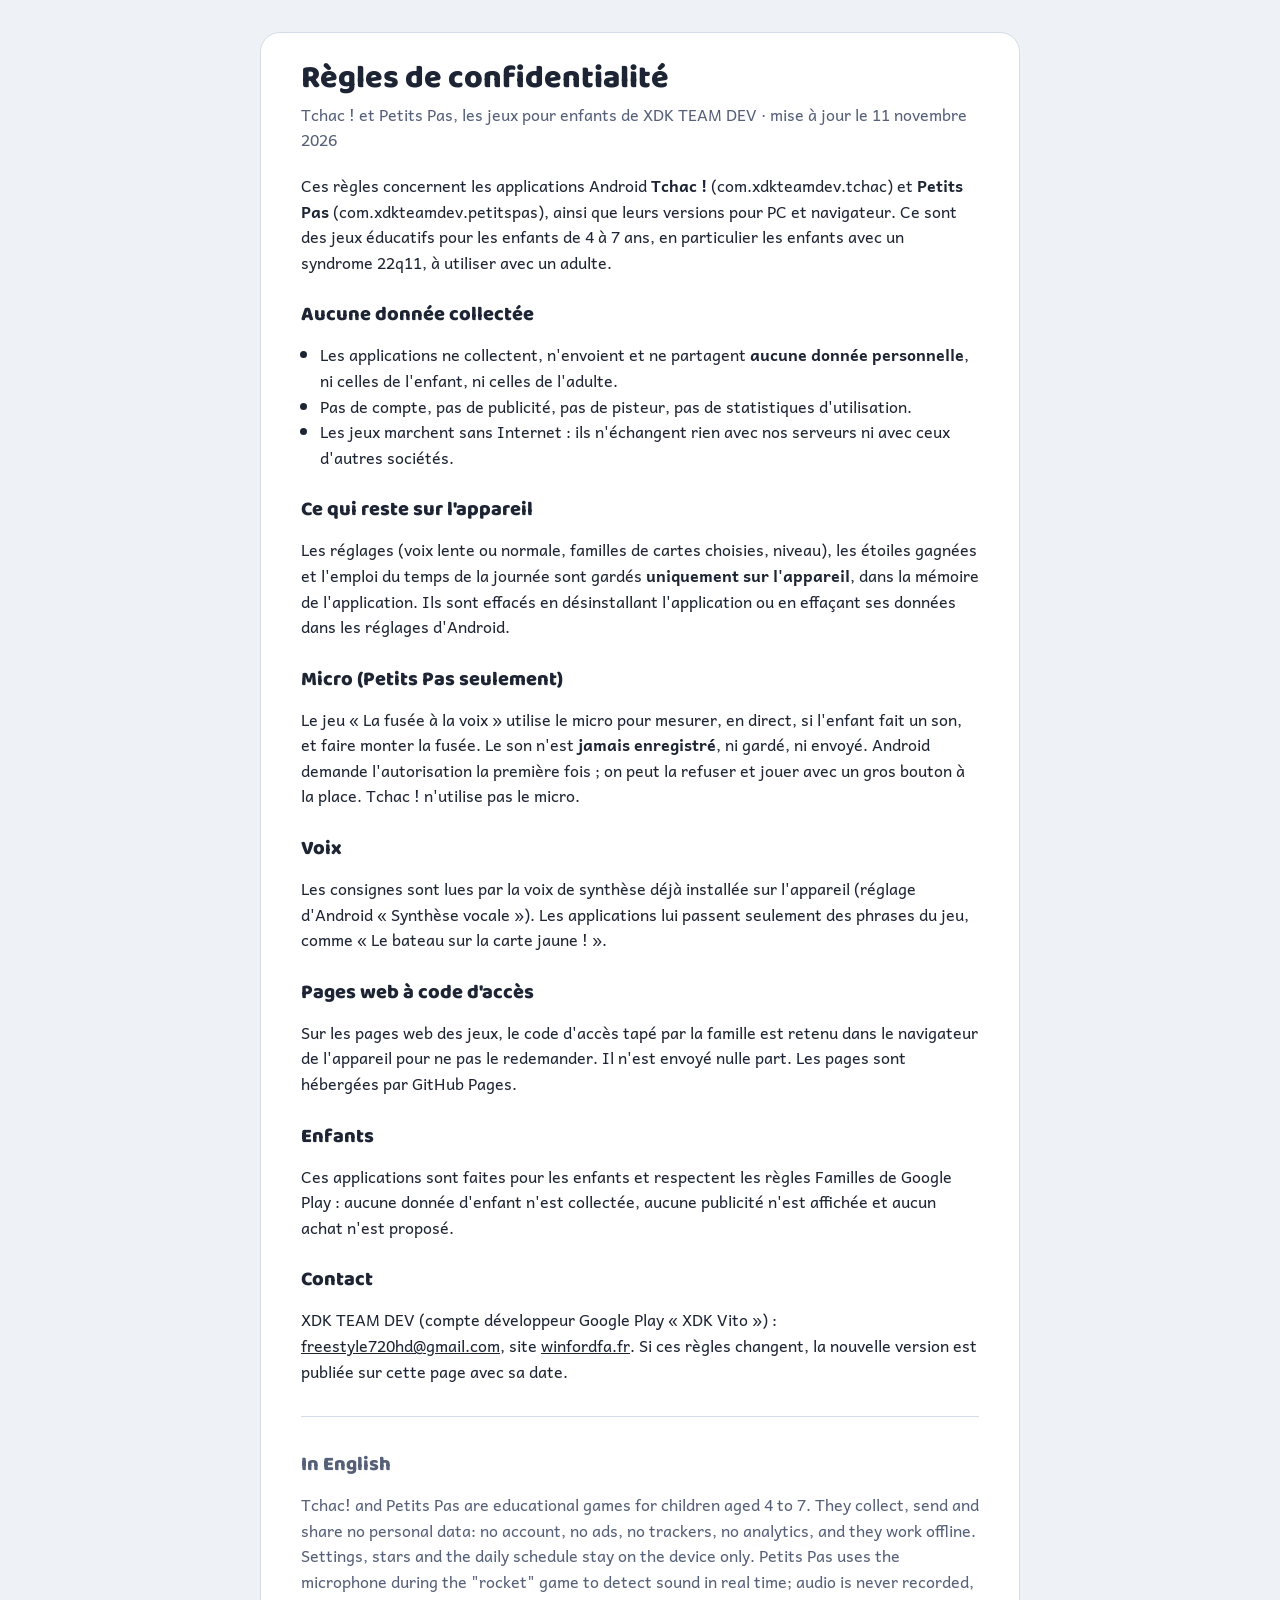
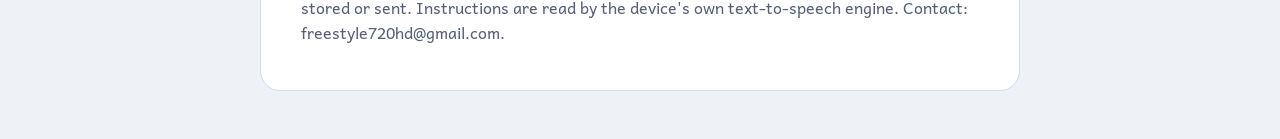
<file: docs/confidentialite.html>
<!doctype html>
<html lang="fr">
<head>
<meta charset="utf-8">
<meta name="viewport" content="width=device-width,initial-scale=1">
<title>Confidentialité : Tchac ! et Petits Pas</title>
<link rel="stylesheet" href="fonts/fonts.css">
<style>
:root { --bg: #EEF1F6; --surface: #FFFFFF; --ink: #1D2433; --soft: #566079; --line: #D6DCE7; color-scheme: light; }
@media (prefers-color-scheme: dark) { :root { --bg: #10141C; --surface: #1A202B; --ink: #EEF1F7; --soft: #A3ADC2; --line: #2A3344; color-scheme: dark; } }
* { box-sizing: border-box; }
body { margin: 0; background: var(--bg); color: var(--ink); font-family: "Andika", Verdana, system-ui, sans-serif; line-height: 1.6;
  padding: 32px max(16px, env(safe-area-inset-right, 0px)) 48px max(16px, env(safe-area-inset-left, 0px)); }
main { max-width: 760px; margin: 0 auto; background: var(--surface); border: 1px solid var(--line); border-radius: 20px; padding: 28px clamp(18px, 5vw, 40px); }
h1, h2 { font-family: "Baloo 2", "Trebuchet MS", sans-serif; line-height: 1.15; }
h1 { font-size: 2rem; margin: 0 0 4px; }
h2 { font-size: 1.25rem; margin: 28px 0 8px; }
.date { color: var(--soft); margin: 0 0 20px; }
a { color: inherit; }
ul { padding-left: 1.2em; }
.en { border-top: 1px solid var(--line); margin-top: 32px; padding-top: 8px; color: var(--soft); }
</style>
</head>
<body>
<main>
  <h1>Règles de confidentialité</h1>
  <p class="date">Tchac ! et Petits Pas, les jeux pour enfants de XDK TEAM DEV · mise à jour le 11 novembre 2026</p>

  <p>Ces règles concernent les applications Android <b>Tchac !</b> (com.xdkteamdev.tchac) et <b>Petits Pas</b>
  (com.xdkteamdev.petitspas), ainsi que leurs versions pour PC et navigateur. Ce sont des jeux éducatifs pour les
  enfants de 4 à 7 ans, en particulier les enfants avec un syndrome 22q11, à utiliser avec un adulte.</p>

  <h2>Aucune donnée collectée</h2>
  <ul>
    <li>Les applications ne collectent, n'envoient et ne partagent <b>aucune donnée personnelle</b>, ni celles de
      l'enfant, ni celles de l'adulte.</li>
    <li>Pas de compte, pas de publicité, pas de pisteur, pas de statistiques d'utilisation.</li>
    <li>Les jeux marchent sans Internet : ils n'échangent rien avec nos serveurs ni avec ceux d'autres sociétés.</li>
  </ul>

  <h2>Ce qui reste sur l'appareil</h2>
  <p>Les réglages (voix lente ou normale, familles de cartes choisies, niveau), les étoiles gagnées et l'emploi du
  temps de la journée sont gardés <b>uniquement sur l'appareil</b>, dans la mémoire de l'application. Ils sont effacés
  en désinstallant l'application ou en effaçant ses données dans les réglages d'Android.</p>

  <h2>Micro (Petits Pas seulement)</h2>
  <p>Le jeu « La fusée à la voix » utilise le micro pour mesurer, en direct, si l'enfant fait un son, et faire monter
  la fusée. Le son n'est <b>jamais enregistré</b>, ni gardé, ni envoyé. Android demande l'autorisation la première
  fois ; on peut la refuser et jouer avec un gros bouton à la place. Tchac ! n'utilise pas le micro.</p>

  <h2>Voix</h2>
  <p>Les consignes sont lues par la voix de synthèse déjà installée sur l'appareil (réglage d'Android « Synthèse
  vocale »). Les applications lui passent seulement des phrases du jeu, comme « Le bateau sur la carte jaune ! ».</p>

  <h2>Pages web à code d'accès</h2>
  <p>Sur les pages web des jeux, le code d'accès tapé par la famille est retenu dans le navigateur de l'appareil pour
  ne pas le redemander. Il n'est envoyé nulle part. Les pages sont hébergées par GitHub Pages.</p>

  <h2>Enfants</h2>
  <p>Ces applications sont faites pour les enfants et respectent les règles Familles de Google Play : aucune donnée
  d'enfant n'est collectée, aucune publicité n'est affichée et aucun achat n'est proposé.</p>

  <h2>Contact</h2>
  <p>XDK TEAM DEV (compte développeur Google Play « XDK Vito ») : <a href="mailto:freestyle720hd@gmail.com">freestyle720hd@gmail.com</a>,
  site <a href="https://winfordfa.fr">winfordfa.fr</a>. Si ces règles changent, la nouvelle version est publiée sur
  cette page avec sa date.</p>

  <div class="en" lang="en">
    <h2>In English</h2>
    <p>Tchac! and Petits Pas are educational games for children aged 4 to 7. They collect, send and share no personal
    data: no account, no ads, no trackers, no analytics, and they work offline. Settings, stars and the daily schedule
    stay on the device only. Petits Pas uses the microphone during the "rocket" game to detect sound in real time; audio
    is never recorded, stored or sent. Instructions are read by the device's own text-to-speech engine. Contact:
    freestyle720hd@gmail.com.</p>
  </div>
</main>
</body>
</html>
</file>
<file: docs/fonts/fonts.css>
/* Andika, Baloo 2 et Noto Color Emoji : Google Fonts, licence SIL Open Font License 1.1 */
@font-face {
  font-family: 'Andika';
  font-style: normal;
  font-weight: 400;
  font-display: swap;
  src: url(Andika-400-latin-ext.woff2) format('woff2');
  unicode-range: U+0100-02BA, U+02BD-02C5, U+02C7-02CC, U+02CE-02D7, U+02DD-02FF, U+0304, U+0308, U+0329, U+1D00-1DBF, U+1E00-1E9F, U+1EF2-1EFF, U+2020, U+20A0-20AB, U+20AD-20C4, U+2113, U+2C60-2C7F, U+A720-A7FF;
}
@font-face {
  font-family: 'Andika';
  font-style: normal;
  font-weight: 400;
  font-display: swap;
  src: url(Andika-400-latin.woff2) format('woff2');
  unicode-range: U+0000-00FF, U+0131, U+0152-0153, U+02BB-02BC, U+02C6, U+02DA, U+02DC, U+0304, U+0308, U+0329, U+2000-206F, U+20AC, U+2122, U+2191, U+2193, U+2212, U+2215, U+FEFF, U+FFFD;
}
@font-face {
  font-family: 'Andika';
  font-style: normal;
  font-weight: 700;
  font-display: swap;
  src: url(Andika-700-latin-ext.woff2) format('woff2');
  unicode-range: U+0100-02BA, U+02BD-02C5, U+02C7-02CC, U+02CE-02D7, U+02DD-02FF, U+0304, U+0308, U+0329, U+1D00-1DBF, U+1E00-1E9F, U+1EF2-1EFF, U+2020, U+20A0-20AB, U+20AD-20C4, U+2113, U+2C60-2C7F, U+A720-A7FF;
}
@font-face {
  font-family: 'Andika';
  font-style: normal;
  font-weight: 700;
  font-display: swap;
  src: url(Andika-700-latin.woff2) format('woff2');
  unicode-range: U+0000-00FF, U+0131, U+0152-0153, U+02BB-02BC, U+02C6, U+02DA, U+02DC, U+0304, U+0308, U+0329, U+2000-206F, U+20AC, U+2122, U+2191, U+2193, U+2212, U+2215, U+FEFF, U+FFFD;
}
@font-face {
  font-family: 'Baloo 2';
  font-style: normal;
  font-weight: 600;
  font-display: swap;
  src: url(Baloo2-600-latin-ext.woff2) format('woff2');
  unicode-range: U+0100-02BA, U+02BD-02C5, U+02C7-02CC, U+02CE-02D7, U+02DD-02FF, U+0304, U+0308, U+0329, U+1D00-1DBF, U+1E00-1E9F, U+1EF2-1EFF, U+2020, U+20A0-20AB, U+20AD-20C4, U+2113, U+2C60-2C7F, U+A720-A7FF;
}
@font-face {
  font-family: 'Baloo 2';
  font-style: normal;
  font-weight: 600;
  font-display: swap;
  src: url(Baloo2-600-latin.woff2) format('woff2');
  unicode-range: U+0000-00FF, U+0131, U+0152-0153, U+02BB-02BC, U+02C6, U+02DA, U+02DC, U+0304, U+0308, U+0329, U+2000-206F, U+20AC, U+2122, U+2191, U+2193, U+2212, U+2215, U+FEFF, U+FFFD;
}
@font-face {
  font-family: 'Baloo 2';
  font-style: normal;
  font-weight: 800;
  font-display: swap;
  src: url(Baloo2-800-latin-ext.woff2) format('woff2');
  unicode-range: U+0100-02BA, U+02BD-02C5, U+02C7-02CC, U+02CE-02D7, U+02DD-02FF, U+0304, U+0308, U+0329, U+1D00-1DBF, U+1E00-1E9F, U+1EF2-1EFF, U+2020, U+20A0-20AB, U+20AD-20C4, U+2113, U+2C60-2C7F, U+A720-A7FF;
}
@font-face {
  font-family: 'Baloo 2';
  font-style: normal;
  font-weight: 800;
  font-display: swap;
  src: url(Baloo2-800-latin.woff2) format('woff2');
  unicode-range: U+0000-00FF, U+0131, U+0152-0153, U+02BB-02BC, U+02C6, U+02DA, U+02DC, U+0304, U+0308, U+0329, U+2000-206F, U+20AC, U+2122, U+2191, U+2193, U+2212, U+2215, U+FEFF, U+FFFD;
}
@font-face {
  font-family: 'Noto Color Emoji';
  font-style: normal;
  font-weight: 400;
  src: url(NotoColorEmoji-tchac.woff2) format('woff2');
  unicode-range: U+21ba, U+2708, U+2713, U+fe0f, U+1f319, U+1f345, U+1f34c, U+1f34e, U+1f352, U+1f35e, U+1f382, U+1f384, U+1f3a9, U+1f3f0, U+1f41f, U+1f428, U+1f42c, U+1f42f-1f431, U+1f433, U+1f436-1f437, U+1f43b, U+1f440, U+1f442, U+1f444, U+1f476, U+1f4e3, U+1f501, U+1f511, U+1f648, U+1f680, U+1f68c, U+1f695, U+1f697, U+1f69a, U+1f6a2, U+1f6bf, U+1f6c1, U+1f950, U+1f981, U+1f988, U+1fab0;
}
</file>
